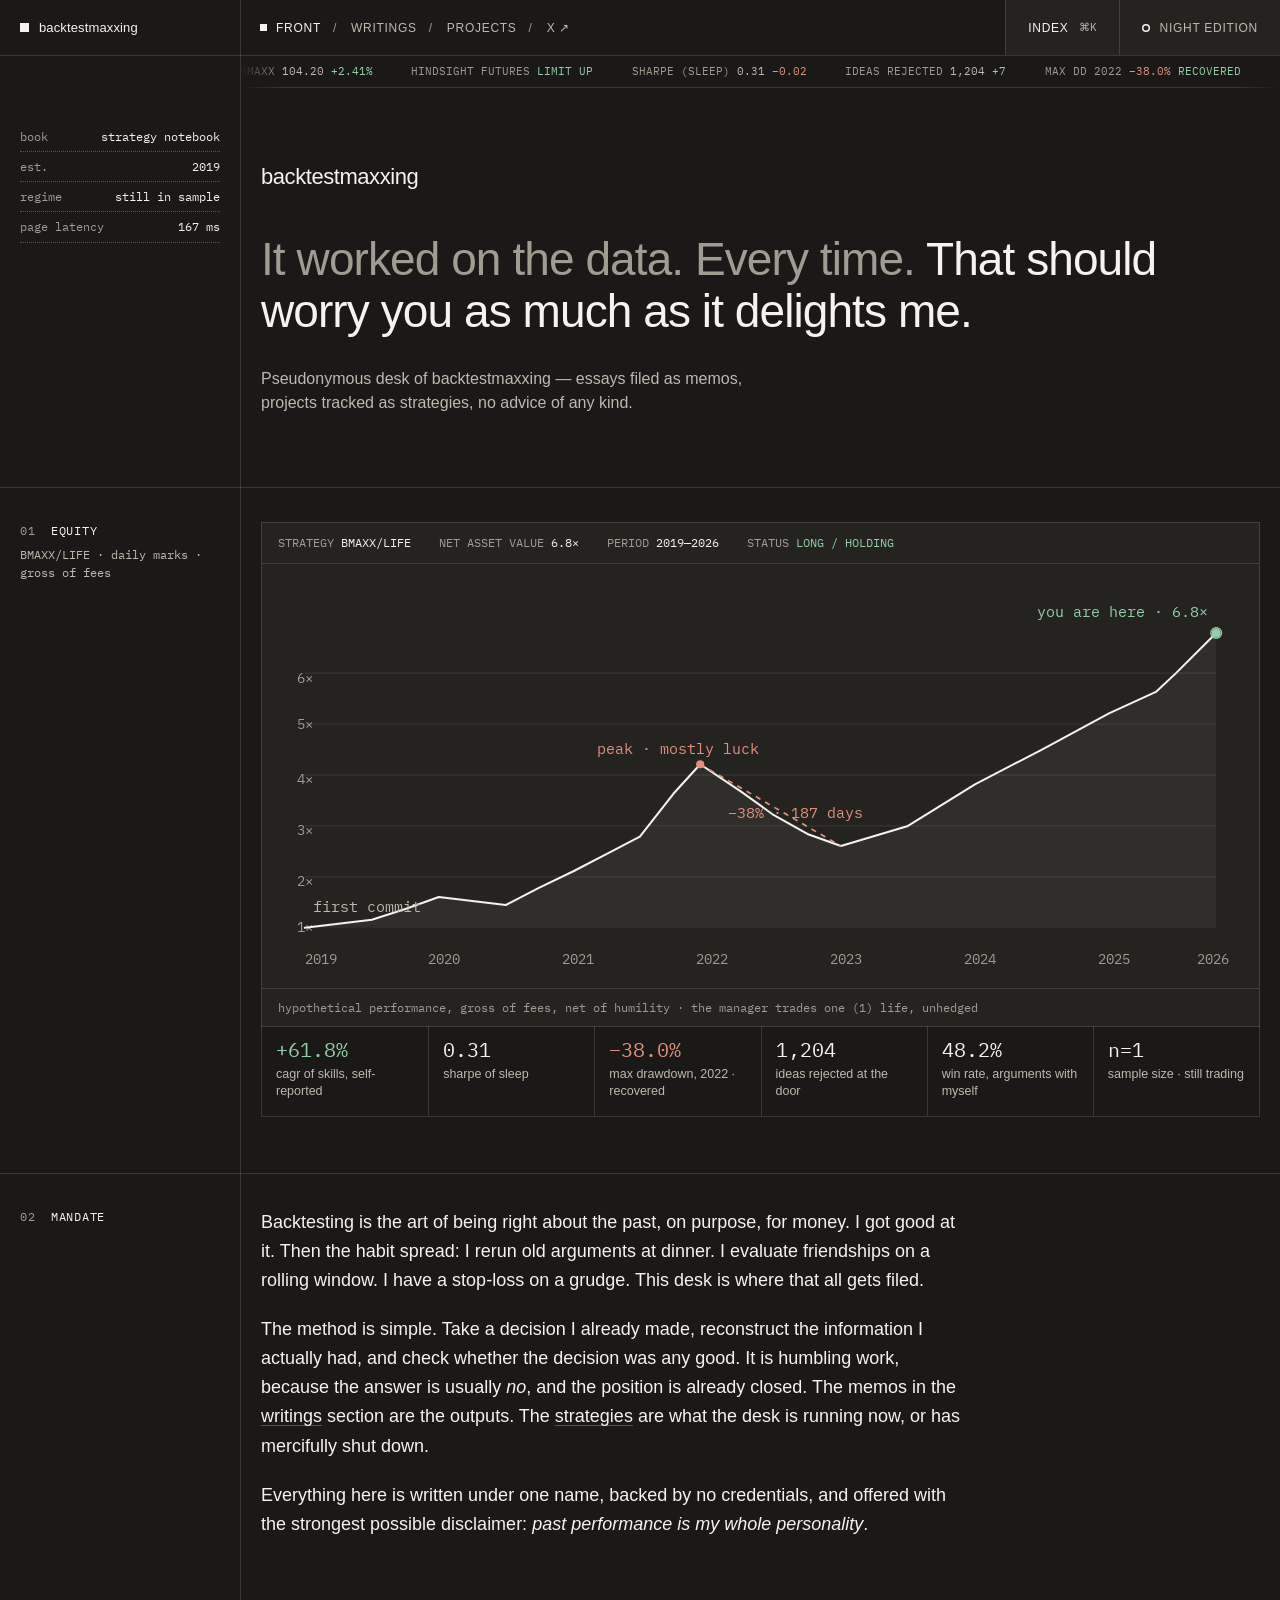
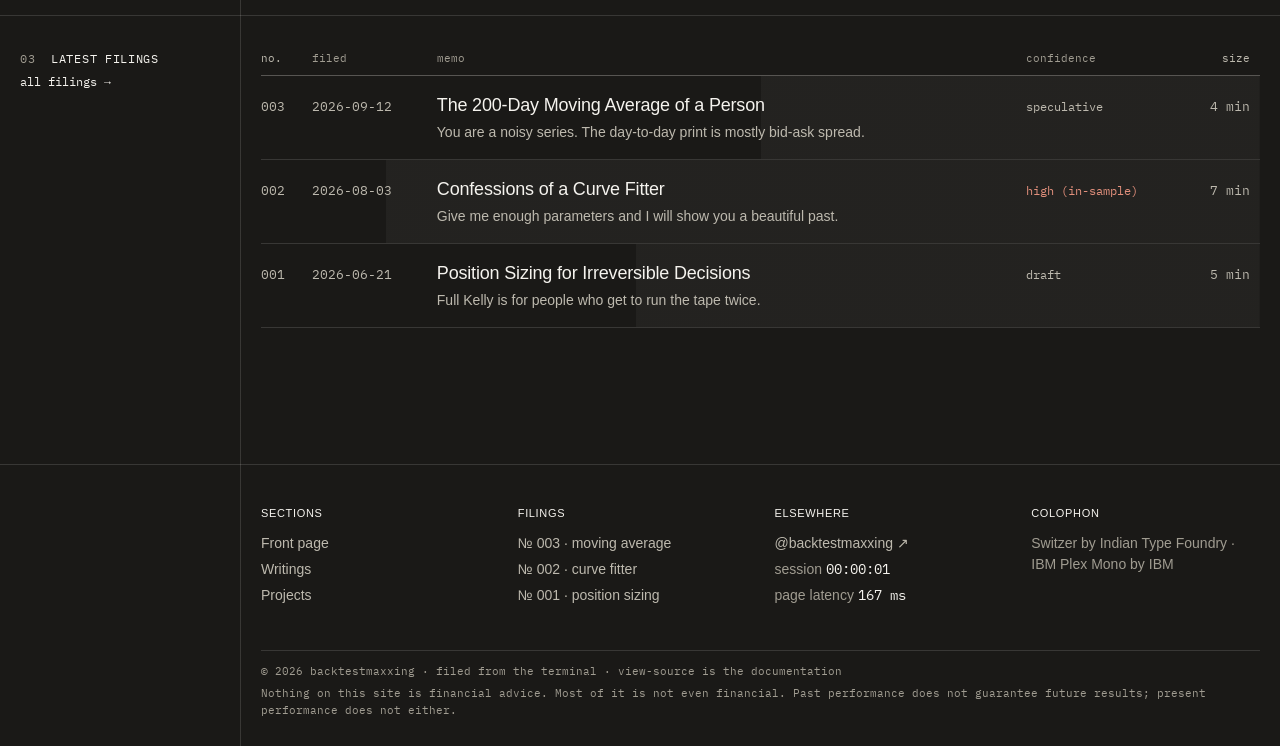
<file: index.html>
<!DOCTYPE html>
<html lang="en" data-theme="night">
<head>
<meta charset="utf-8">
<meta name="viewport" content="width=device-width, initial-scale=1, viewport-fit=cover">
<title>backtestmaxxing — it worked on the data</title>
<meta name="description" content="A pseudonymous research desk. Essays filed as memos, projects tracked as strategies, everything tested on historical data first.">
<meta name="theme-color" content="#1a1917">
<meta property="og:title" content="backtestmaxxing">
<meta property="og:description" content="It worked on the data. Essays filed as memos, projects tracked as strategies.">
<meta property="og:type" content="website">
<meta property="og:url" content="https://backtestmaxxing.github.io/">
<link rel="canonical" href="https://backtestmaxxing.github.io/">
<link rel="icon" href="data:image/svg+xml,%3Csvg xmlns='http://www.w3.org/2000/svg' viewBox='0 0 32 32'%3E%3Crect width='32' height='32' fill='%2334322d'/%3E%3Cpath d='M6 24 L12 18 L16 21 L26 9' fill='none' stroke='%23f2f0ea' stroke-width='2.5'/%3E%3Crect x='23' y='6' width='6' height='6' fill='%23f2f0ea'/%3E%3C/svg%3E">
<script>
(function () {
  var t = "night";
  try { if (localStorage.getItem("bm-theme") === "paper") t = "paper"; } catch (e) {}
  document.documentElement.dataset.theme = t;
})();
</script>
<link rel="preload" href="/fonts/ibm-plex-mono-400.woff2" as="font" type="font/woff2" crossorigin>
<link rel="preconnect" href="https://api.fontshare.com" crossorigin>
<link rel="stylesheet" href="https://api.fontshare.com/v2/css?f[]=switzer@300,400,500,600,401&amp;display=swap">
<link rel="stylesheet" href="/style.css">
</head>
<body>
<a class="skip" href="#main">skip to content</a>


<header class="top">
  <a class="mark" href="/"><span class="sq" aria-hidden="true"></span>backtestmaxxing</a>
  <nav class="nav" aria-label="site">
    <a href="/">Front</a>
    <a href="/writings/">Writings</a>
    <a href="/projects/">Projects</a>
    <a class="ext" href="https://x.com/backtestmaxxing" target="_blank" rel="noopener noreferrer">X&nbsp;↗</a>
  </nav>
  <div class="cells">
    <button class="cell" id="cmdkOpen" type="button" aria-haspopup="dialog" aria-label="open the index (⌘K)">Index <kbd>⌘K</kbd></button>
    <button class="cell toggle" id="themeToggle" type="button" aria-pressed="true" aria-label="switch edition" title="switch edition"><span class="dot" aria-hidden="true"></span><span class="lbl">night edition</span></button>
  </div>
</header>

<div class="tape" aria-hidden="true">
  <div class="tape-track">
    <span class="set">
      <span>BMAXX <b>104.20</b> <b class="up">+2.41%</b></span>
      <span>HINDSIGHT FUTURES <b class="up">LIMIT UP</b></span>
      <span>SHARPE (SLEEP) <b>0.31</b> <b class="down">−0.02</b></span>
      <span>IDEAS REJECTED <b>1,204</b> <b class="up">+7</b></span>
      <span>MAX DD 2022 <b class="down">−38.0%</b> <b class="up">RECOVERED</b></span>
      <span>COFFEE/BTC <b>0.000021</b> FLAT</span>
      <span>OVERFIT RISK <b class="down">ELEVATED</b></span>
      <span>SAMPLE SIZE <b>n=1</b></span>
      <span>α, ADJUSTED <b class="up">0.00***</b></span>
      <span>CURVES FIT <b>601</b> · UNFIT <b>3</b></span>
      <span>NEXT ENTRY <b>UNKNOWN</b></span>
    </span><span class="set">
      <span>BMAXX <b>104.20</b> <b class="up">+2.41%</b></span>
      <span>HINDSIGHT FUTURES <b class="up">LIMIT UP</b></span>
      <span>SHARPE (SLEEP) <b>0.31</b> <b class="down">−0.02</b></span>
      <span>IDEAS REJECTED <b>1,204</b> <b class="up">+7</b></span>
      <span>MAX DD 2022 <b class="down">−38.0%</b> <b class="up">RECOVERED</b></span>
      <span>COFFEE/BTC <b>0.000021</b> FLAT</span>
      <span>OVERFIT RISK <b class="down">ELEVATED</b></span>
      <span>SAMPLE SIZE <b>n=1</b></span>
      <span>α, ADJUSTED <b class="up">0.00***</b></span>
      <span>CURVES FIT <b>601</b> · UNFIT <b>3</b></span>
      <span>NEXT ENTRY <b>UNKNOWN</b></span>
    </span>
  </div>
</div>

<main id="main">

  <section class="row hero">
    <aside class="rail">
      <dl class="kv">
        <div><dt>book</dt><dd>strategy notebook</dd></div>
        <div><dt>est.</dt><dd>2019</dd></div>
        <div><dt>regime</dt><dd>still in sample</dd></div>
        <div><dt>page latency</dt><dd class="lat">—</dd></div>
      </dl>
    </aside>
    <div class="body">
      <p class="name">backtestmaxxing</p>
      <h1 class="lede"><span>It worked on the data. Every time.</span> That should worry you as much as it delights me.</h1>
      <p class="sub">Pseudonymous desk of backtestmaxxing — essays filed as memos, projects tracked as strategies, no advice of any kind.</p>
    </div>
  </section>

  <section class="row">
    <aside class="rail">
      <p class="label"><span>01</span> equity</p>
      <p class="rail-note">BMAXX/LIFE · daily marks · gross of fees</p>
    </aside>
    <div class="body">
    <figure class="sheet" id="equity" role="img" aria-label="Equity curve of the backtestmaxxing strategy, 2019 to 2026. It rises from one to 6.8 times with a 38 percent drawdown through 2022.">
      <div class="sheet-head">
        <span>STRATEGY <b>BMAXX/LIFE</b></span>
        <span>NET ASSET VALUE <b>6.8×</b></span>
        <span>PERIOD <b>2019—2026</b></span>
        <span>STATUS <b class="up">LONG / HOLDING</b></span>
      </div>
      <div class="sheet-fig">
        <svg viewBox="0 0 720 300" xmlns="http://www.w3.org/2000/svg" aria-hidden="true">
          <!-- gridlines, v = 1..6 -->
          <line class="gridline" x1="20" y1="68"  x2="700" y2="68"/>
          <line class="gridline" x1="20" y1="106" x2="700" y2="106"/>
          <line class="gridline" x1="20" y1="144" x2="700" y2="144"/>
          <line class="gridline" x1="20" y1="182" x2="700" y2="182"/>
          <line class="gridline" x1="20" y1="220" x2="700" y2="220"/>
          <text class="axis" x="14" y="261">1×</text>
          <text class="axis" x="14" y="110">5×</text>
          <text class="axis" x="14" y="151">4×</text>
          <text class="axis" x="14" y="189">3×</text>
          <text class="axis" x="14" y="227">2×</text>
          <text class="axis" x="14" y="75">6×</text>
          <text class="axis" x="20"  y="285">2019</text>
          <text class="axis" x="112" y="285">2020</text>
          <text class="axis" x="212" y="285">2021</text>
          <text class="axis" x="312" y="285">2022</text>
          <text class="axis" x="412" y="285">2023</text>
          <text class="axis" x="512" y="285">2024</text>
          <text class="axis" x="612" y="285">2025</text>
          <text class="axis" x="686" y="285">2026</text>
          <!-- equity -->
          <path class="area" d="M20 258 L70 252 L95 244 L120 235 L170 241 L195 228 L220 216 L245 203 L270 190 L295 158 L315 136 L345 156 L370 174 L395 188 L420 197 L470 182 L520 151 L570 125 L620 98 L655 82 L670 68 L700 38 L700 258 L20 258 Z"/>
          <path class="curve-path" d="M20 258 L70 252 L95 244 L120 235 L170 241 L195 228 L220 216 L245 203 L270 190 L295 158 L315 136 L345 156 L370 174 L395 188 L420 197 L470 182 L520 151 L570 125 L620 98 L655 82 L670 68 L700 38"/>
          <!-- 2022 drawdown -->
          <line x1="315" y1="136" x2="420" y2="197" stroke="var(--loss)" stroke-width="1.25" stroke-dasharray="4 4"/>
          <text class="anno anno-min down" x="336" y="176">−38% · 187 days</text>
          <!-- annotations -->
          <circle cx="315" cy="136" r="3" fill="var(--loss)"/>
          <text class="anno anno-min down" x="238" y="128">peak · mostly luck</text>
          <text class="anno anno-min" x="26" y="246">first commit</text>
          <circle class="pulse" cx="700" cy="38" r="4" fill="none" stroke="var(--gain)"/>
          <circle cx="700" cy="38" r="3.4" fill="var(--gain)"/>
          <text class="anno up" x="694" y="26" text-anchor="end">you are here · 6.8×</text>
        </svg>
      </div>
      <figcaption class="sheet-foot">
        hypothetical performance, gross of fees, net of humility · the manager trades one (1) life, unhedged
      </figcaption>
    </figure>

    <div class="stats">
      <div class="stat"><span class="v up">+61.8%</span><span class="k">cagr of skills, self-reported</span></div>
      <div class="stat"><span class="v">0.31</span><span class="k">sharpe of sleep</span></div>
      <div class="stat"><span class="v down">−38.0%</span><span class="k">max drawdown, 2022 · recovered</span></div>
      <div class="stat"><span class="v">1,204</span><span class="k">ideas rejected at the door</span></div>
      <div class="stat"><span class="v">48.2%</span><span class="k">win rate, arguments with myself</span></div>
      <div class="stat"><span class="v">n=1</span><span class="k">sample size · still trading</span></div>
    </div>
    </div>
  </section>

  <section class="row">
    <aside class="rail">
      <p class="label"><span>02</span> mandate</p>
    </aside>
    <div class="body">
    <div class="prose">
      <p class="drop">Backtesting is the art of being right about the past, on purpose, for money. I got good at it. Then the habit spread: I rerun old arguments at dinner. I evaluate friendships on a rolling window. I have a stop-loss on a grudge. This desk is where that all gets filed.</p>
      <p>The method is simple. Take a decision I already made, reconstruct the information I actually had, and check whether the decision was any good. It is humbling work, because the answer is usually <em>no</em>, and the position is already closed. The memos in the <a href="/writings/">writings</a> section are the outputs. The <a href="/projects/">strategies</a> are what the desk is running now, or has mercifully shut down.</p>
      <p>Everything here is written under one name, backed by no credentials, and offered with the strongest possible disclaimer: <em>past performance is my whole personality</em>.</p>
    </div>
    </div>
  </section>

  <section class="row">
    <aside class="rail">
      <p class="label"><span>03</span> latest filings</p>
      <p class="rail-note"><a href="/writings/">all filings →</a></p>
    </aside>
    <div class="body">
    <table class="book">
      <caption class="sr">Filings, newest first</caption>
      <thead>
        <tr><th class="num">no.</th><th class="t-date">filed</th><th>memo</th><th class="t-conf">confidence</th><th class="num t-size">size</th></tr>
      </thead>
      <tbody>
      <tr style="--size:0.500">
        <td class="num">003</td>
        <td class="num t-date">2026-09-12</td>
        <td class="t-memo"><a href="/writings/moving-average/">The 200-Day Moving Average of a Person</a><span class="t-sub">You are a noisy series. The day-to-day print is mostly bid-ask spread.</span></td>
        <td class="t-conf"><span>speculative</span></td>
        <td class="num t-size">4&nbsp;min</td>
      </tr>
      <tr style="--size:0.875">
        <td class="num">002</td>
        <td class="num t-date">2026-08-03</td>
        <td class="t-memo"><a href="/writings/curve-fitter/">Confessions of a Curve Fitter</a><span class="t-sub">Give me enough parameters and I will show you a beautiful past.</span></td>
        <td class="t-conf"><span class="down">high (in-sample)</span></td>
        <td class="num t-size">7&nbsp;min</td>
      </tr>
      <tr style="--size:0.625">
        <td class="num">001</td>
        <td class="num t-date">2026-06-21</td>
        <td class="t-memo"><a href="/writings/position-sizing/">Position Sizing for Irreversible Decisions</a><span class="t-sub">Full Kelly is for people who get to run the tape twice.</span></td>
        <td class="t-conf"><span>draft</span></td>
        <td class="num t-size">5&nbsp;min</td>
      </tr>
      </tbody>
    </table>
    </div>
  </section>

</main>

<footer class="site-foot">
  <div class="wrap">
    <div class="foot-cols">
      <div>
        <p class="foot-h">sections</p>
        <a href="/">Front page</a>
        <a href="/writings/">Writings</a>
        <a href="/projects/">Projects</a>
      </div>
      <div>
        <p class="foot-h">filings</p>
        <a href="/writings/moving-average/">№ 003 · moving average</a>
        <a href="/writings/curve-fitter/">№ 002 · curve fitter</a>
        <a href="/writings/position-sizing/">№ 001 · position sizing</a>
      </div>
      <div>
        <p class="foot-h">elsewhere</p>
        <a href="https://x.com/backtestmaxxing" target="_blank" rel="noopener noreferrer">@backtestmaxxing ↗</a>
        <span>session <b id="clock">00:00:00</b></span>
        <span>page latency <b class="lat">—</b></span>
      </div>
      <div>
        <p class="foot-h">colophon</p>
        <span>Switzer by Indian Type Foundry · IBM Plex Mono by IBM</span>
      </div>
    </div>
    <div class="foot-grid">
      <span>© 2026 backtestmaxxing · filed from the terminal · view-source is the documentation</span>
    </div>
    <p class="foot-note">Nothing on this site is financial advice. Most of it is not even financial. Past performance does not guarantee future results; present performance does not either.</p>
  </div>
</footer>

<dialog class="cmdk" id="cmdk" aria-label="site index">
  <form method="dialog" class="cmdk-box">
    <input id="cmdkQ" type="text" placeholder="search the desk…" autocomplete="off" aria-label="search the desk">
    <ul id="cmdkList">
      <li><a href="/">Front page <span>the desk</span></a></li>
      <li><a href="/writings/">Writings <span>the trade log</span></a></li>
      <li><a href="/projects/">Projects <span>the book</span></a></li>
      <li><a href="/writings/moving-average/">The 200-Day Moving Average of a Person <span>№ 003</span></a></li>
      <li><a href="/writings/curve-fitter/">Confessions of a Curve Fitter <span>№ 002</span></a></li>
      <li><a href="/writings/position-sizing/">Position Sizing for Irreversible Decisions <span>№ 001</span></a></li>
      <li><a href="https://x.com/backtestmaxxing" target="_blank" rel="noopener noreferrer">@backtestmaxxing on X <span>↗</span></a></li>
      <li><button type="button" data-act="theme">Switch edition <span>day / night</span></button></li>
    </ul>
    <p class="cmdk-foot"><kbd>↑</kbd><kbd>↓</kbd> move · <kbd>↵</kbd> open · <kbd>esc</kbd> close</p>
  </form>
</dialog>

<script src="/main.js"></script>
</body>
</html>
</file>
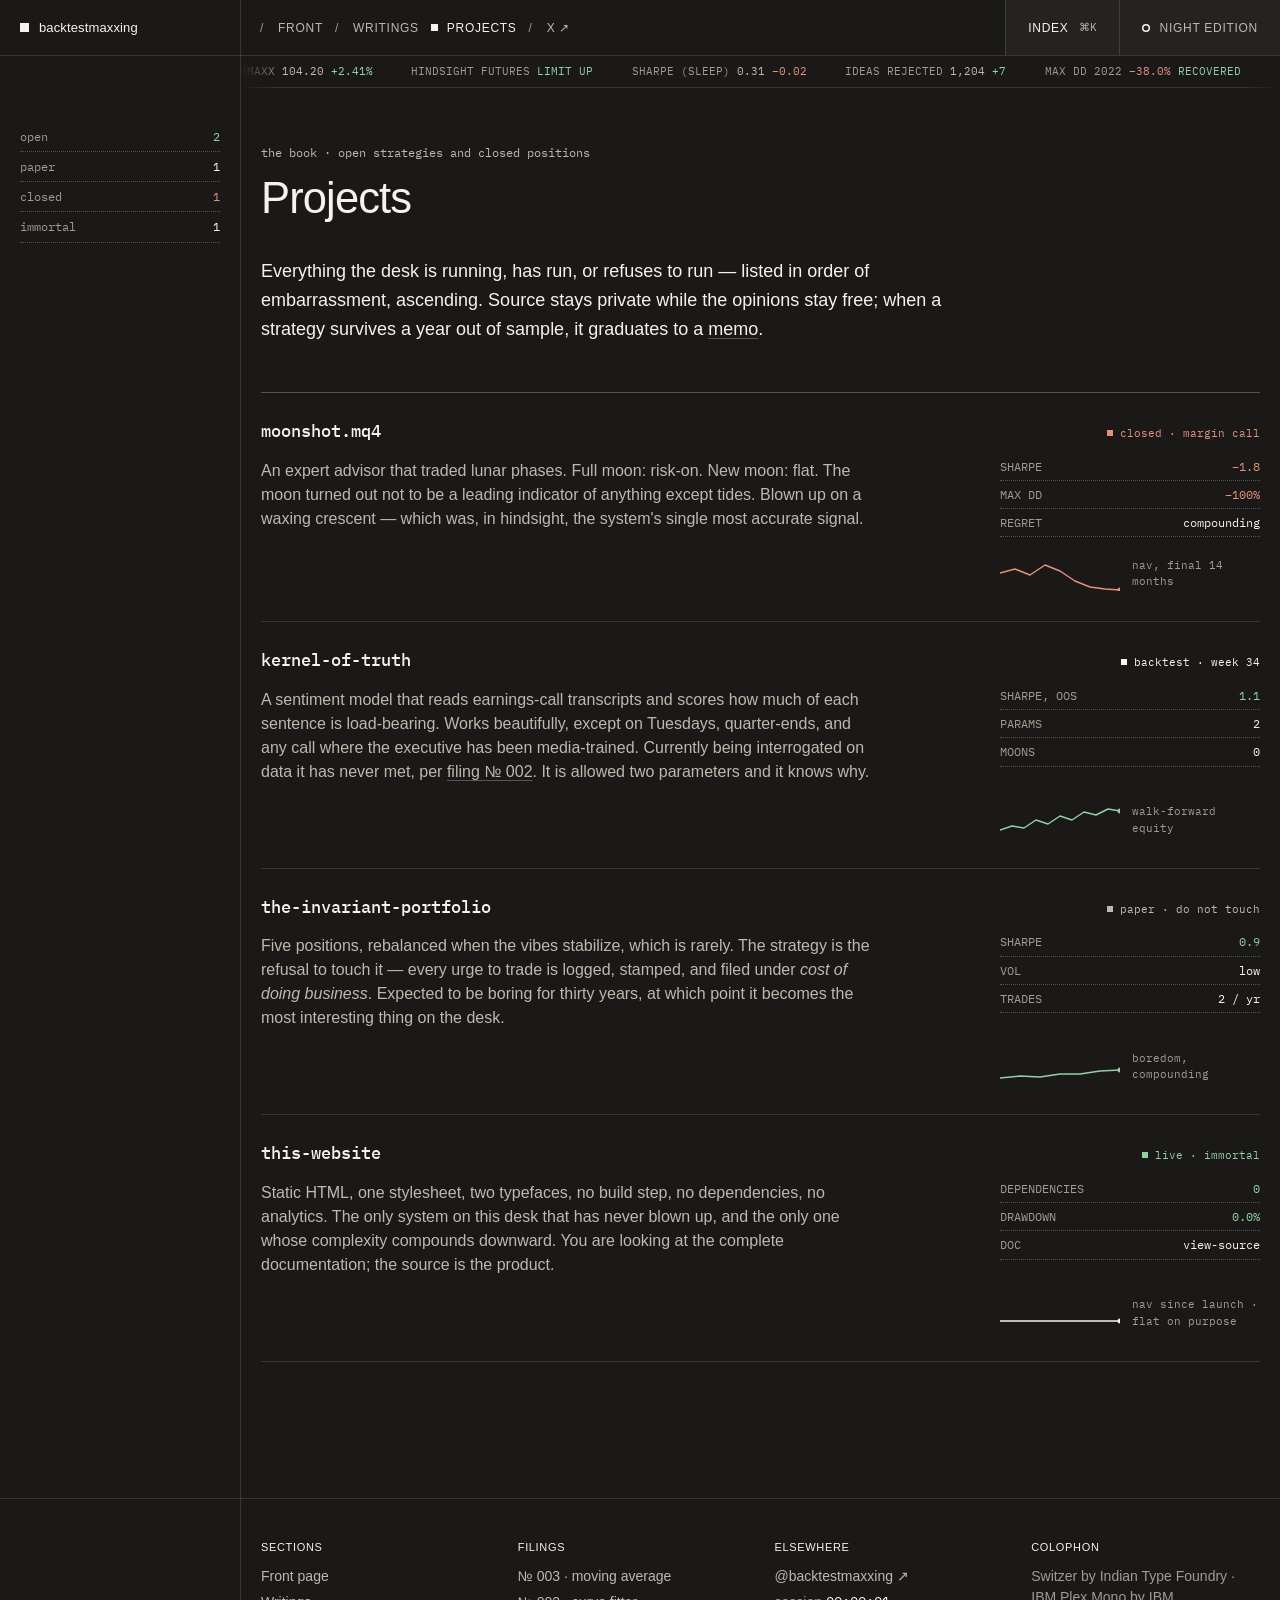
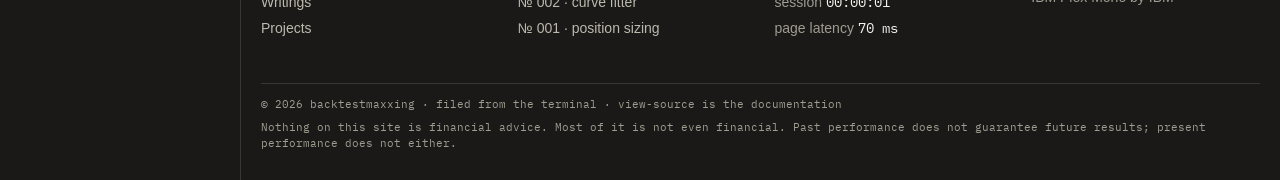
<file: projects/index.html>
<!DOCTYPE html>
<html lang="en" data-theme="night">
<head>
<meta charset="utf-8">
<meta name="viewport" content="width=device-width, initial-scale=1, viewport-fit=cover">
<title>projects — backtestmaxxing</title>
<meta name="description" content="The book: open strategies and closed positions from the backtestmaxxing desk, listed in order of embarrassment, ascending.">
<meta name="theme-color" content="#1a1917">
<meta property="og:title" content="projects — backtestmaxxing">
<meta property="og:description" content="Open strategies and closed positions, in order of embarrassment, ascending.">
<meta property="og:type" content="website">
<meta property="og:url" content="https://backtestmaxxing.github.io/projects/">
<link rel="canonical" href="https://backtestmaxxing.github.io/projects/">
<link rel="icon" href="data:image/svg+xml,%3Csvg xmlns='http://www.w3.org/2000/svg' viewBox='0 0 32 32'%3E%3Crect width='32' height='32' fill='%2334322d'/%3E%3Cpath d='M6 24 L12 18 L16 21 L26 9' fill='none' stroke='%23f2f0ea' stroke-width='2.5'/%3E%3Crect x='23' y='6' width='6' height='6' fill='%23f2f0ea'/%3E%3C/svg%3E">
<script>
(function () {
  var t = "night";
  try { if (localStorage.getItem("bm-theme") === "paper") t = "paper"; } catch (e) {}
  document.documentElement.dataset.theme = t;
})();
</script>
<link rel="preload" href="/fonts/ibm-plex-mono-400.woff2" as="font" type="font/woff2" crossorigin>
<link rel="preconnect" href="https://api.fontshare.com" crossorigin>
<link rel="stylesheet" href="https://api.fontshare.com/v2/css?f[]=switzer@300,400,500,600,401&amp;display=swap">
<link rel="stylesheet" href="/style.css">
</head>
<body>
<a class="skip" href="#main">skip to content</a>


<header class="top">
  <a class="mark" href="/"><span class="sq" aria-hidden="true"></span>backtestmaxxing</a>
  <nav class="nav" aria-label="site">
    <a href="/">Front</a>
    <a href="/writings/">Writings</a>
    <a href="/projects/">Projects</a>
    <a class="ext" href="https://x.com/backtestmaxxing" target="_blank" rel="noopener noreferrer">X&nbsp;↗</a>
  </nav>
  <div class="cells">
    <button class="cell" id="cmdkOpen" type="button" aria-haspopup="dialog" aria-label="open the index (⌘K)">Index <kbd>⌘K</kbd></button>
    <button class="cell toggle" id="themeToggle" type="button" aria-pressed="true" aria-label="switch edition" title="switch edition"><span class="dot" aria-hidden="true"></span><span class="lbl">night edition</span></button>
  </div>
</header>

<div class="tape" aria-hidden="true">
  <div class="tape-track">
    <span class="set">
      <span>BMAXX <b>104.20</b> <b class="up">+2.41%</b></span>
      <span>HINDSIGHT FUTURES <b class="up">LIMIT UP</b></span>
      <span>SHARPE (SLEEP) <b>0.31</b> <b class="down">−0.02</b></span>
      <span>IDEAS REJECTED <b>1,204</b> <b class="up">+7</b></span>
      <span>MAX DD 2022 <b class="down">−38.0%</b> <b class="up">RECOVERED</b></span>
      <span>COFFEE/BTC <b>0.000021</b> FLAT</span>
      <span>OVERFIT RISK <b class="down">ELEVATED</b></span>
      <span>SAMPLE SIZE <b>n=1</b></span>
      <span>α, ADJUSTED <b class="up">0.00***</b></span>
      <span>CURVES FIT <b>601</b> · UNFIT <b>3</b></span>
      <span>NEXT ENTRY <b>UNKNOWN</b></span>
    </span><span class="set">
      <span>BMAXX <b>104.20</b> <b class="up">+2.41%</b></span>
      <span>HINDSIGHT FUTURES <b class="up">LIMIT UP</b></span>
      <span>SHARPE (SLEEP) <b>0.31</b> <b class="down">−0.02</b></span>
      <span>IDEAS REJECTED <b>1,204</b> <b class="up">+7</b></span>
      <span>MAX DD 2022 <b class="down">−38.0%</b> <b class="up">RECOVERED</b></span>
      <span>COFFEE/BTC <b>0.000021</b> FLAT</span>
      <span>OVERFIT RISK <b class="down">ELEVATED</b></span>
      <span>SAMPLE SIZE <b>n=1</b></span>
      <span>α, ADJUSTED <b class="up">0.00***</b></span>
      <span>CURVES FIT <b>601</b> · UNFIT <b>3</b></span>
      <span>NEXT ENTRY <b>UNKNOWN</b></span>
    </span>
  </div>
</div>

<main id="main">
  <section class="row memo">
    <aside class="rail">
    <div class="memo-meta">
        <span>OPEN <b class="up">2</b></span>
        <span>PAPER <b>1</b></span>
        <span>CLOSED <b class="down">1</b></span>
        <span>IMMORTAL <b>1</b></span>
      </div>
    </aside>
    <div class="body">
    <p class="kicker">the book · open strategies and closed positions</p>
    <h1>Projects</h1>
    <div class="prose article">
      <p>Everything the desk is running, has run, or refuses to run — listed in order of embarrassment, ascending. Source stays private while the opinions stay free; when a strategy survives a year out of sample, it graduates to a <a href="/writings/">memo</a>.</p>
    </div>

    <div class="cards">
      <article class="card">
        <div class="card-head">
          <h2>moonshot.mq4</h2>
          <span class="chip dead">closed · margin call</span>
        </div>
        <div class="card-body">
          <p>An expert advisor that traded lunar phases. Full moon: risk-on. New moon: flat. The moon turned out not to be a leading indicator of anything except tides. Blown up on a waxing crescent — which was, in hindsight, the system's single most accurate signal.</p>
          <div class="metrics">
            <span>SHARPE <b class="down">−1.8</b></span>
            <span>MAX DD <b class="down">−100%</b></span>
            <span>REGRET <b>compounding</b></span>
          </div>
          <figure class="spark">
            <svg viewBox="0 0 120 36" xmlns="http://www.w3.org/2000/svg" aria-hidden="true">
              <polyline points="0,18 15,14 30,20 45,10 60,16 75,26 90,32 105,34 120,35"
                fill="none" stroke="var(--loss)" stroke-width="2" stroke-linejoin="round" stroke-linecap="round"/>
              <circle cx="120" cy="35" r="2.5" fill="var(--loss)"/>
            </svg>
            <figcaption>nav, final 14 months</figcaption>
          </figure>
        </div>
      </article>

      <article class="card">
        <div class="card-head">
          <h2>kernel-of-truth</h2>
          <span class="chip warm">backtest · week 34</span>
        </div>
        <div class="card-body">
          <p>A sentiment model that reads earnings-call transcripts and scores how much of each sentence is load-bearing. Works beautifully, except on Tuesdays, quarter-ends, and any call where the executive has been media-trained. Currently being interrogated on data it has never met, per <a href="/writings/curve-fitter/">filing № 002</a>. It is allowed two parameters and it knows why.</p>
          <div class="metrics">
            <span>SHARPE, OOS <b class="up">1.1</b></span>
            <span>PARAMS <b>2</b></span>
            <span>MOONS <b>0</b></span>
          </div>
          <figure class="spark">
            <svg viewBox="0 0 120 36" xmlns="http://www.w3.org/2000/svg" aria-hidden="true">
              <polyline points="0,28 12,24 24,26 36,18 48,22 60,14 72,18 84,10 96,13 108,7 120,9"
                fill="none" stroke="var(--gain)" stroke-width="2" stroke-linejoin="round" stroke-linecap="round"/>
              <circle cx="120" cy="9" r="2.5" fill="var(--gain)"/>
            </svg>
            <figcaption>walk-forward equity</figcaption>
          </figure>
        </div>
      </article>

      <article class="card">
        <div class="card-head">
          <h2>the-invariant-portfolio</h2>
          <span class="chip">paper · do not touch</span>
        </div>
        <div class="card-body">
          <p>Five positions, rebalanced when the vibes stabilize, which is rarely. The strategy is the refusal to touch it — every urge to trade is logged, stamped, and filed under <em>cost of doing business</em>. Expected to be boring for thirty years, at which point it becomes the most interesting thing on the desk.</p>
          <div class="metrics">
            <span>SHARPE <b class="up">0.9</b></span>
            <span>VOL <b>low</b></span>
            <span>TRADES <b>2 / yr</b></span>
          </div>
          <figure class="spark">
            <svg viewBox="0 0 120 36" xmlns="http://www.w3.org/2000/svg" aria-hidden="true">
              <polyline points="0,30 20,28 40,29 60,26 80,26 100,23 120,22"
                fill="none" stroke="var(--gain)" stroke-width="2" stroke-linejoin="round" stroke-linecap="round"/>
              <circle cx="120" cy="22" r="2.5" fill="var(--gain)"/>
            </svg>
            <figcaption>boredom, compounding</figcaption>
          </figure>
        </div>
      </article>

      <article class="card">
        <div class="card-head">
          <h2>this-website</h2>
          <span class="chip live">live · immortal</span>
        </div>
        <div class="card-body">
          <p>Static HTML, one stylesheet, two typefaces, no build step, no dependencies, no analytics. The only system on this desk that has never blown up, and the only one whose complexity compounds downward. You are looking at the complete documentation; the source is the product.</p>
          <div class="metrics">
            <span>DEPENDENCIES <b class="up">0</b></span>
            <span>DRAWDOWN <b class="up">0.0%</b></span>
            <span>DOC <b>view-source</b></span>
          </div>
          <figure class="spark">
            <svg viewBox="0 0 120 36" xmlns="http://www.w3.org/2000/svg" aria-hidden="true">
              <polyline points="0,26 120,26"
                fill="none" stroke="var(--accent)" stroke-width="2" stroke-linecap="round"/>
              <circle cx="120" cy="26" r="2.5" fill="var(--accent)"/>
            </svg>
            <figcaption>nav since launch · flat on purpose</figcaption>
          </figure>
        </div>
      </article>
    </div>
    </div>
  </section>
</main>

<footer class="site-foot">
  <div class="wrap">
    <div class="foot-cols">
      <div>
        <p class="foot-h">sections</p>
        <a href="/">Front page</a>
        <a href="/writings/">Writings</a>
        <a href="/projects/">Projects</a>
      </div>
      <div>
        <p class="foot-h">filings</p>
        <a href="/writings/moving-average/">№ 003 · moving average</a>
        <a href="/writings/curve-fitter/">№ 002 · curve fitter</a>
        <a href="/writings/position-sizing/">№ 001 · position sizing</a>
      </div>
      <div>
        <p class="foot-h">elsewhere</p>
        <a href="https://x.com/backtestmaxxing" target="_blank" rel="noopener noreferrer">@backtestmaxxing ↗</a>
        <span>session <b id="clock">00:00:00</b></span>
        <span>page latency <b class="lat">—</b></span>
      </div>
      <div>
        <p class="foot-h">colophon</p>
        <span>Switzer by Indian Type Foundry · IBM Plex Mono by IBM</span>
      </div>
    </div>
    <div class="foot-grid">
      <span>© 2026 backtestmaxxing · filed from the terminal · view-source is the documentation</span>
    </div>
    <p class="foot-note">Nothing on this site is financial advice. Most of it is not even financial. Past performance does not guarantee future results; present performance does not either.</p>
  </div>
</footer>

<dialog class="cmdk" id="cmdk" aria-label="site index">
  <form method="dialog" class="cmdk-box">
    <input id="cmdkQ" type="text" placeholder="search the desk…" autocomplete="off" aria-label="search the desk">
    <ul id="cmdkList">
      <li><a href="/">Front page <span>the desk</span></a></li>
      <li><a href="/writings/">Writings <span>the trade log</span></a></li>
      <li><a href="/projects/">Projects <span>the book</span></a></li>
      <li><a href="/writings/moving-average/">The 200-Day Moving Average of a Person <span>№ 003</span></a></li>
      <li><a href="/writings/curve-fitter/">Confessions of a Curve Fitter <span>№ 002</span></a></li>
      <li><a href="/writings/position-sizing/">Position Sizing for Irreversible Decisions <span>№ 001</span></a></li>
      <li><a href="https://x.com/backtestmaxxing" target="_blank" rel="noopener noreferrer">@backtestmaxxing on X <span>↗</span></a></li>
      <li><button type="button" data-act="theme">Switch edition <span>day / night</span></button></li>
    </ul>
    <p class="cmdk-foot"><kbd>↑</kbd><kbd>↓</kbd> move · <kbd>↵</kbd> open · <kbd>esc</kbd> close</p>
  </form>
</dialog>

<script src="/main.js"></script>
</body>
</html>
</file>
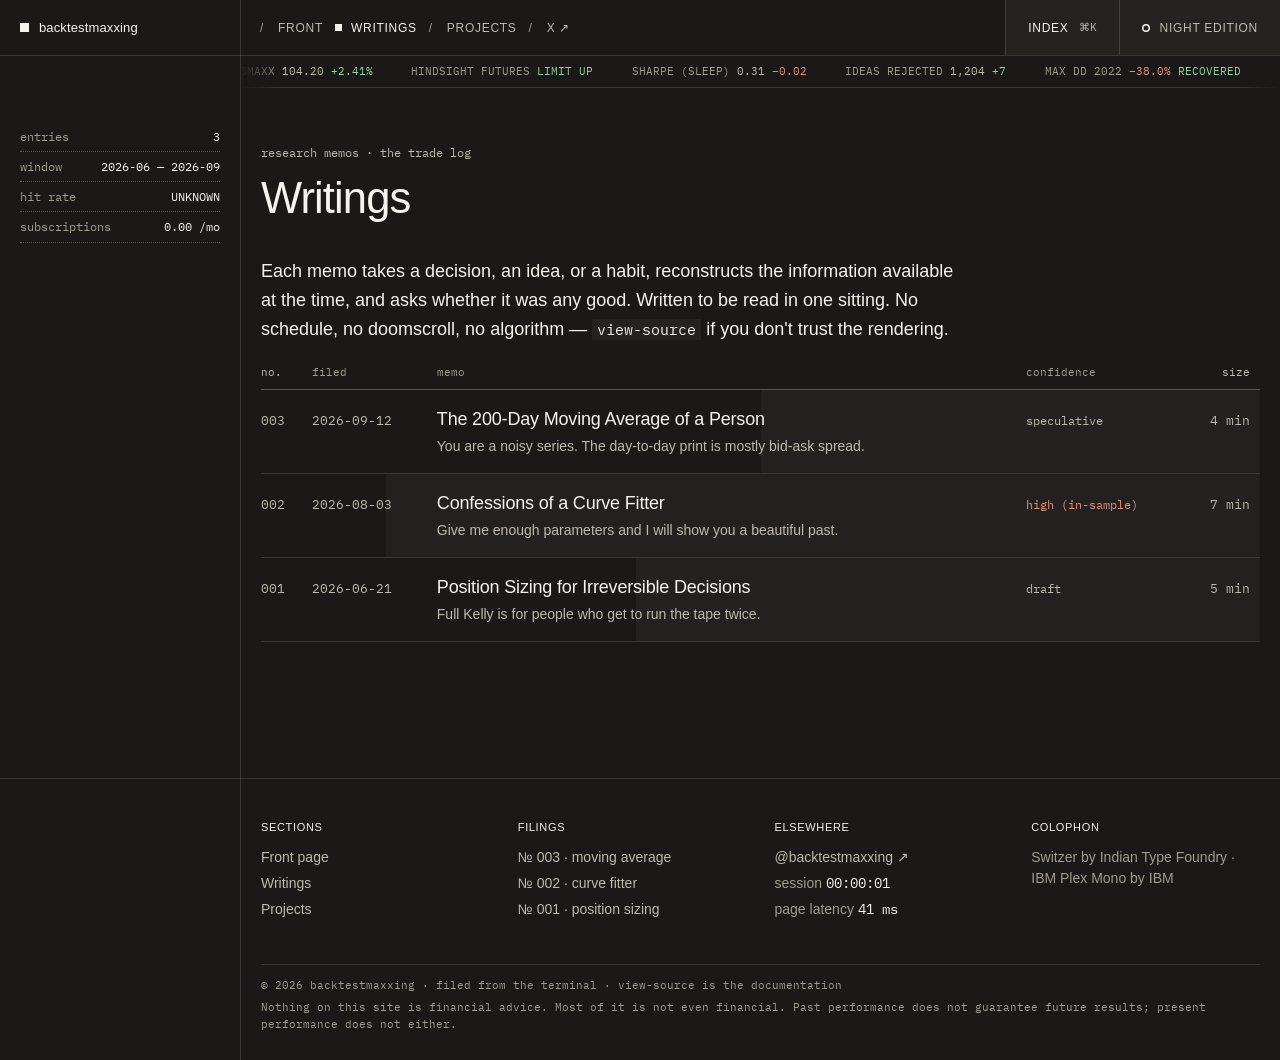
<file: writings/index.html>
<!DOCTYPE html>
<html lang="en" data-theme="night">
<head>
<meta charset="utf-8">
<meta name="viewport" content="width=device-width, initial-scale=1, viewport-fit=cover">
<title>writings — backtestmaxxing</title>
<meta name="description" content="Research memos filed by the backtestmaxxing desk. Each one tested on a past version of the author.">
<meta name="theme-color" content="#1a1917">
<meta property="og:title" content="writings — backtestmaxxing">
<meta property="og:description" content="Research memos. Each one tested on a past version of the author.">
<meta property="og:type" content="website">
<meta property="og:url" content="https://backtestmaxxing.github.io/writings/">
<link rel="canonical" href="https://backtestmaxxing.github.io/writings/">
<link rel="icon" href="data:image/svg+xml,%3Csvg xmlns='http://www.w3.org/2000/svg' viewBox='0 0 32 32'%3E%3Crect width='32' height='32' fill='%2334322d'/%3E%3Cpath d='M6 24 L12 18 L16 21 L26 9' fill='none' stroke='%23f2f0ea' stroke-width='2.5'/%3E%3Crect x='23' y='6' width='6' height='6' fill='%23f2f0ea'/%3E%3C/svg%3E">
<script>
(function () {
  var t = "night";
  try { if (localStorage.getItem("bm-theme") === "paper") t = "paper"; } catch (e) {}
  document.documentElement.dataset.theme = t;
})();
</script>
<link rel="preload" href="/fonts/ibm-plex-mono-400.woff2" as="font" type="font/woff2" crossorigin>
<link rel="preconnect" href="https://api.fontshare.com" crossorigin>
<link rel="stylesheet" href="https://api.fontshare.com/v2/css?f[]=switzer@300,400,500,600,401&amp;display=swap">
<link rel="stylesheet" href="/style.css">
</head>
<body>
<a class="skip" href="#main">skip to content</a>


<header class="top">
  <a class="mark" href="/"><span class="sq" aria-hidden="true"></span>backtestmaxxing</a>
  <nav class="nav" aria-label="site">
    <a href="/">Front</a>
    <a href="/writings/">Writings</a>
    <a href="/projects/">Projects</a>
    <a class="ext" href="https://x.com/backtestmaxxing" target="_blank" rel="noopener noreferrer">X&nbsp;↗</a>
  </nav>
  <div class="cells">
    <button class="cell" id="cmdkOpen" type="button" aria-haspopup="dialog" aria-label="open the index (⌘K)">Index <kbd>⌘K</kbd></button>
    <button class="cell toggle" id="themeToggle" type="button" aria-pressed="true" aria-label="switch edition" title="switch edition"><span class="dot" aria-hidden="true"></span><span class="lbl">night edition</span></button>
  </div>
</header>

<div class="tape" aria-hidden="true">
  <div class="tape-track">
    <span class="set">
      <span>BMAXX <b>104.20</b> <b class="up">+2.41%</b></span>
      <span>HINDSIGHT FUTURES <b class="up">LIMIT UP</b></span>
      <span>SHARPE (SLEEP) <b>0.31</b> <b class="down">−0.02</b></span>
      <span>IDEAS REJECTED <b>1,204</b> <b class="up">+7</b></span>
      <span>MAX DD 2022 <b class="down">−38.0%</b> <b class="up">RECOVERED</b></span>
      <span>COFFEE/BTC <b>0.000021</b> FLAT</span>
      <span>OVERFIT RISK <b class="down">ELEVATED</b></span>
      <span>SAMPLE SIZE <b>n=1</b></span>
      <span>α, ADJUSTED <b class="up">0.00***</b></span>
      <span>CURVES FIT <b>601</b> · UNFIT <b>3</b></span>
      <span>NEXT ENTRY <b>UNKNOWN</b></span>
    </span><span class="set">
      <span>BMAXX <b>104.20</b> <b class="up">+2.41%</b></span>
      <span>HINDSIGHT FUTURES <b class="up">LIMIT UP</b></span>
      <span>SHARPE (SLEEP) <b>0.31</b> <b class="down">−0.02</b></span>
      <span>IDEAS REJECTED <b>1,204</b> <b class="up">+7</b></span>
      <span>MAX DD 2022 <b class="down">−38.0%</b> <b class="up">RECOVERED</b></span>
      <span>COFFEE/BTC <b>0.000021</b> FLAT</span>
      <span>OVERFIT RISK <b class="down">ELEVATED</b></span>
      <span>SAMPLE SIZE <b>n=1</b></span>
      <span>α, ADJUSTED <b class="up">0.00***</b></span>
      <span>CURVES FIT <b>601</b> · UNFIT <b>3</b></span>
      <span>NEXT ENTRY <b>UNKNOWN</b></span>
    </span>
  </div>
</div>

<main id="main">
  <section class="row memo">
    <aside class="rail">
    <div class="memo-meta">
        <span>ENTRIES <b>3</b></span>
        <span>WINDOW <b>2026-06 — 2026-09</b></span>
        <span>HIT RATE <b>UNKNOWN</b></span>
        <span>SUBSCRIPTIONS <b>0.00 /mo</b></span>
      </div>
    </aside>
    <div class="body">
    <p class="kicker">research memos · the trade log</p>
    <h1>Writings</h1>
    <div class="prose article">
      <p>Each memo takes a decision, an idea, or a habit, reconstructs the information available at the time, and asks whether it was any good. Written to be read in one sitting. No schedule, no doomscroll, no algorithm — <code>view-source</code> if you don't trust the rendering.</p>
    </div>
    <table class="book">
      <caption class="sr">Filings, newest first</caption>
      <thead>
        <tr><th class="num">no.</th><th class="t-date">filed</th><th>memo</th><th class="t-conf">confidence</th><th class="num t-size">size</th></tr>
      </thead>
      <tbody>
      <tr style="--size:0.500">
        <td class="num">003</td>
        <td class="num t-date">2026-09-12</td>
        <td class="t-memo"><a href="/writings/moving-average/">The 200-Day Moving Average of a Person</a><span class="t-sub">You are a noisy series. The day-to-day print is mostly bid-ask spread.</span></td>
        <td class="t-conf"><span>speculative</span></td>
        <td class="num t-size">4&nbsp;min</td>
      </tr>
      <tr style="--size:0.875">
        <td class="num">002</td>
        <td class="num t-date">2026-08-03</td>
        <td class="t-memo"><a href="/writings/curve-fitter/">Confessions of a Curve Fitter</a><span class="t-sub">Give me enough parameters and I will show you a beautiful past.</span></td>
        <td class="t-conf"><span class="down">high (in-sample)</span></td>
        <td class="num t-size">7&nbsp;min</td>
      </tr>
      <tr style="--size:0.625">
        <td class="num">001</td>
        <td class="num t-date">2026-06-21</td>
        <td class="t-memo"><a href="/writings/position-sizing/">Position Sizing for Irreversible Decisions</a><span class="t-sub">Full Kelly is for people who get to run the tape twice.</span></td>
        <td class="t-conf"><span>draft</span></td>
        <td class="num t-size">5&nbsp;min</td>
      </tr>
      </tbody>
    </table>
    </div>
  </section>
</main>

<footer class="site-foot">
  <div class="wrap">
    <div class="foot-cols">
      <div>
        <p class="foot-h">sections</p>
        <a href="/">Front page</a>
        <a href="/writings/">Writings</a>
        <a href="/projects/">Projects</a>
      </div>
      <div>
        <p class="foot-h">filings</p>
        <a href="/writings/moving-average/">№ 003 · moving average</a>
        <a href="/writings/curve-fitter/">№ 002 · curve fitter</a>
        <a href="/writings/position-sizing/">№ 001 · position sizing</a>
      </div>
      <div>
        <p class="foot-h">elsewhere</p>
        <a href="https://x.com/backtestmaxxing" target="_blank" rel="noopener noreferrer">@backtestmaxxing ↗</a>
        <span>session <b id="clock">00:00:00</b></span>
        <span>page latency <b class="lat">—</b></span>
      </div>
      <div>
        <p class="foot-h">colophon</p>
        <span>Switzer by Indian Type Foundry · IBM Plex Mono by IBM</span>
      </div>
    </div>
    <div class="foot-grid">
      <span>© 2026 backtestmaxxing · filed from the terminal · view-source is the documentation</span>
    </div>
    <p class="foot-note">Nothing on this site is financial advice. Most of it is not even financial. Past performance does not guarantee future results; present performance does not either.</p>
  </div>
</footer>

<dialog class="cmdk" id="cmdk" aria-label="site index">
  <form method="dialog" class="cmdk-box">
    <input id="cmdkQ" type="text" placeholder="search the desk…" autocomplete="off" aria-label="search the desk">
    <ul id="cmdkList">
      <li><a href="/">Front page <span>the desk</span></a></li>
      <li><a href="/writings/">Writings <span>the trade log</span></a></li>
      <li><a href="/projects/">Projects <span>the book</span></a></li>
      <li><a href="/writings/moving-average/">The 200-Day Moving Average of a Person <span>№ 003</span></a></li>
      <li><a href="/writings/curve-fitter/">Confessions of a Curve Fitter <span>№ 002</span></a></li>
      <li><a href="/writings/position-sizing/">Position Sizing for Irreversible Decisions <span>№ 001</span></a></li>
      <li><a href="https://x.com/backtestmaxxing" target="_blank" rel="noopener noreferrer">@backtestmaxxing on X <span>↗</span></a></li>
      <li><button type="button" data-act="theme">Switch edition <span>day / night</span></button></li>
    </ul>
    <p class="cmdk-foot"><kbd>↑</kbd><kbd>↓</kbd> move · <kbd>↵</kbd> open · <kbd>esc</kbd> close</p>
  </form>
</dialog>

<script src="/main.js"></script>
</body>
</html>
</file>
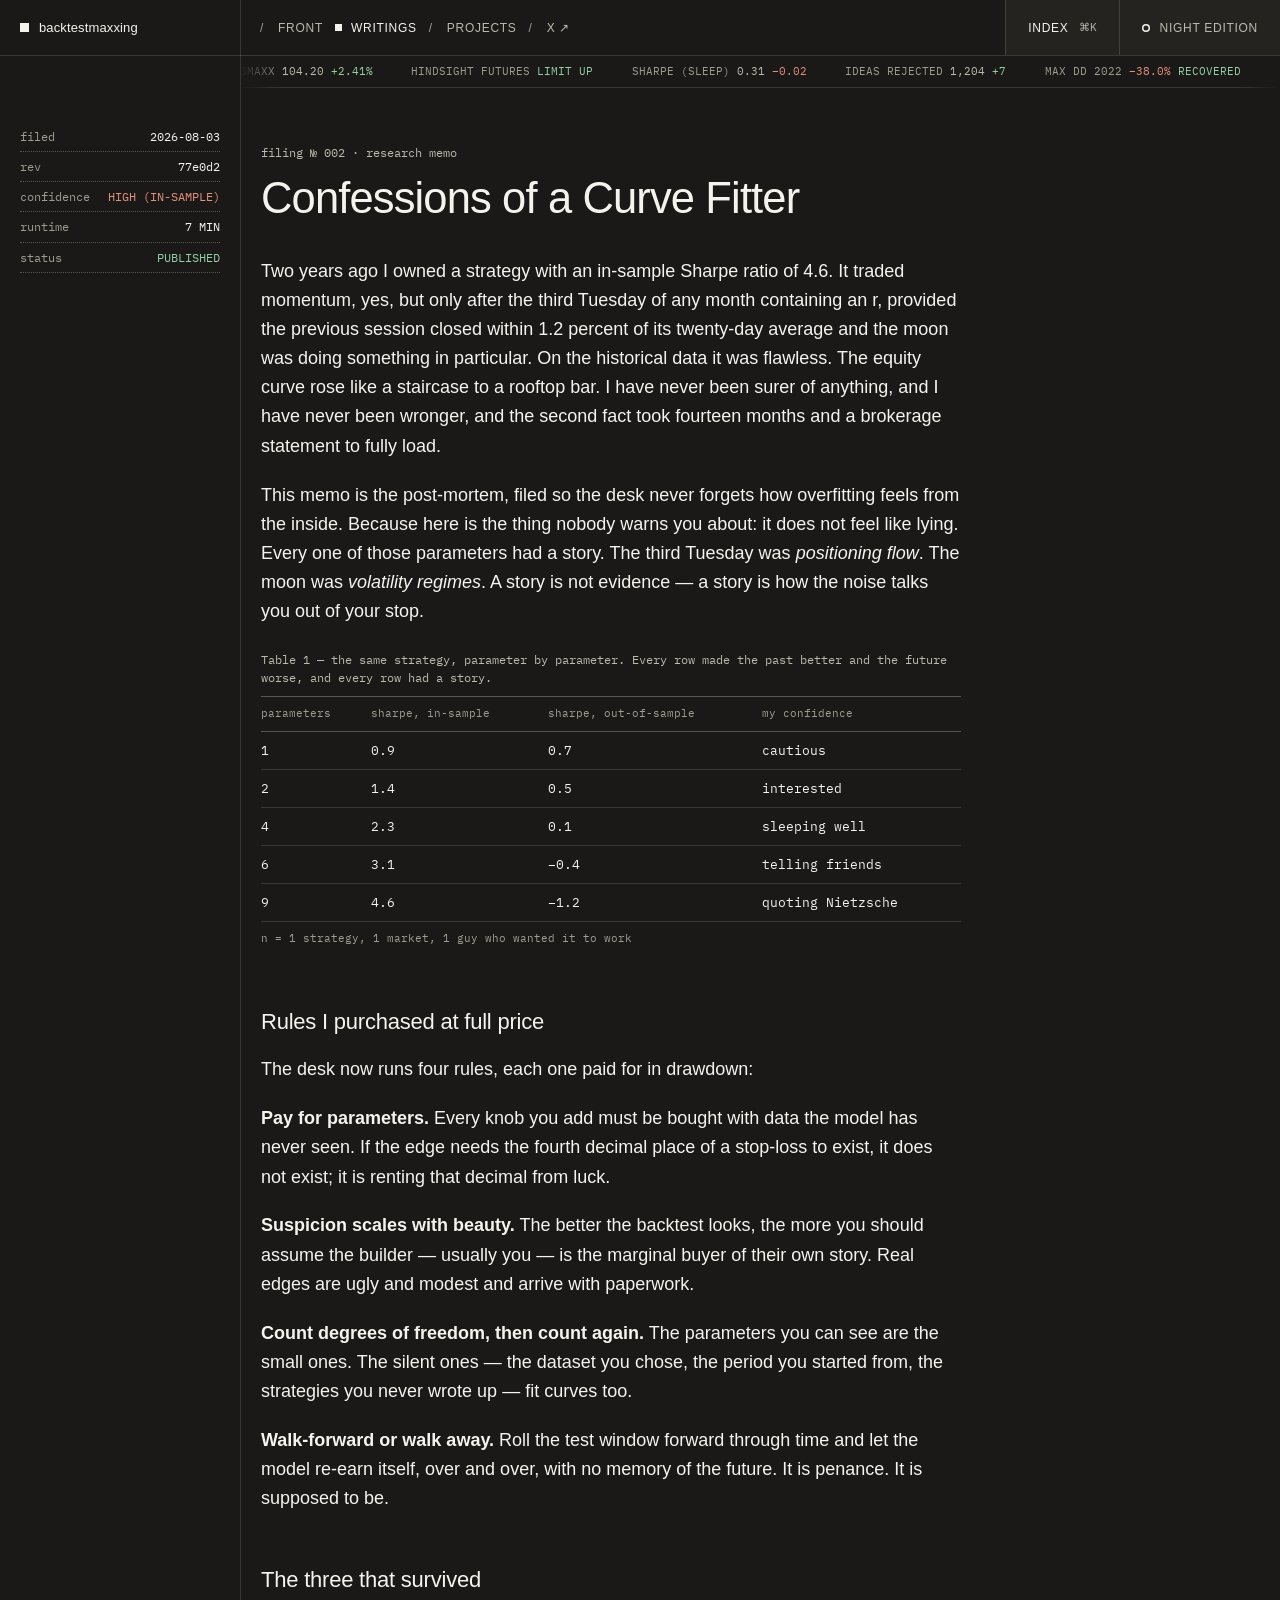
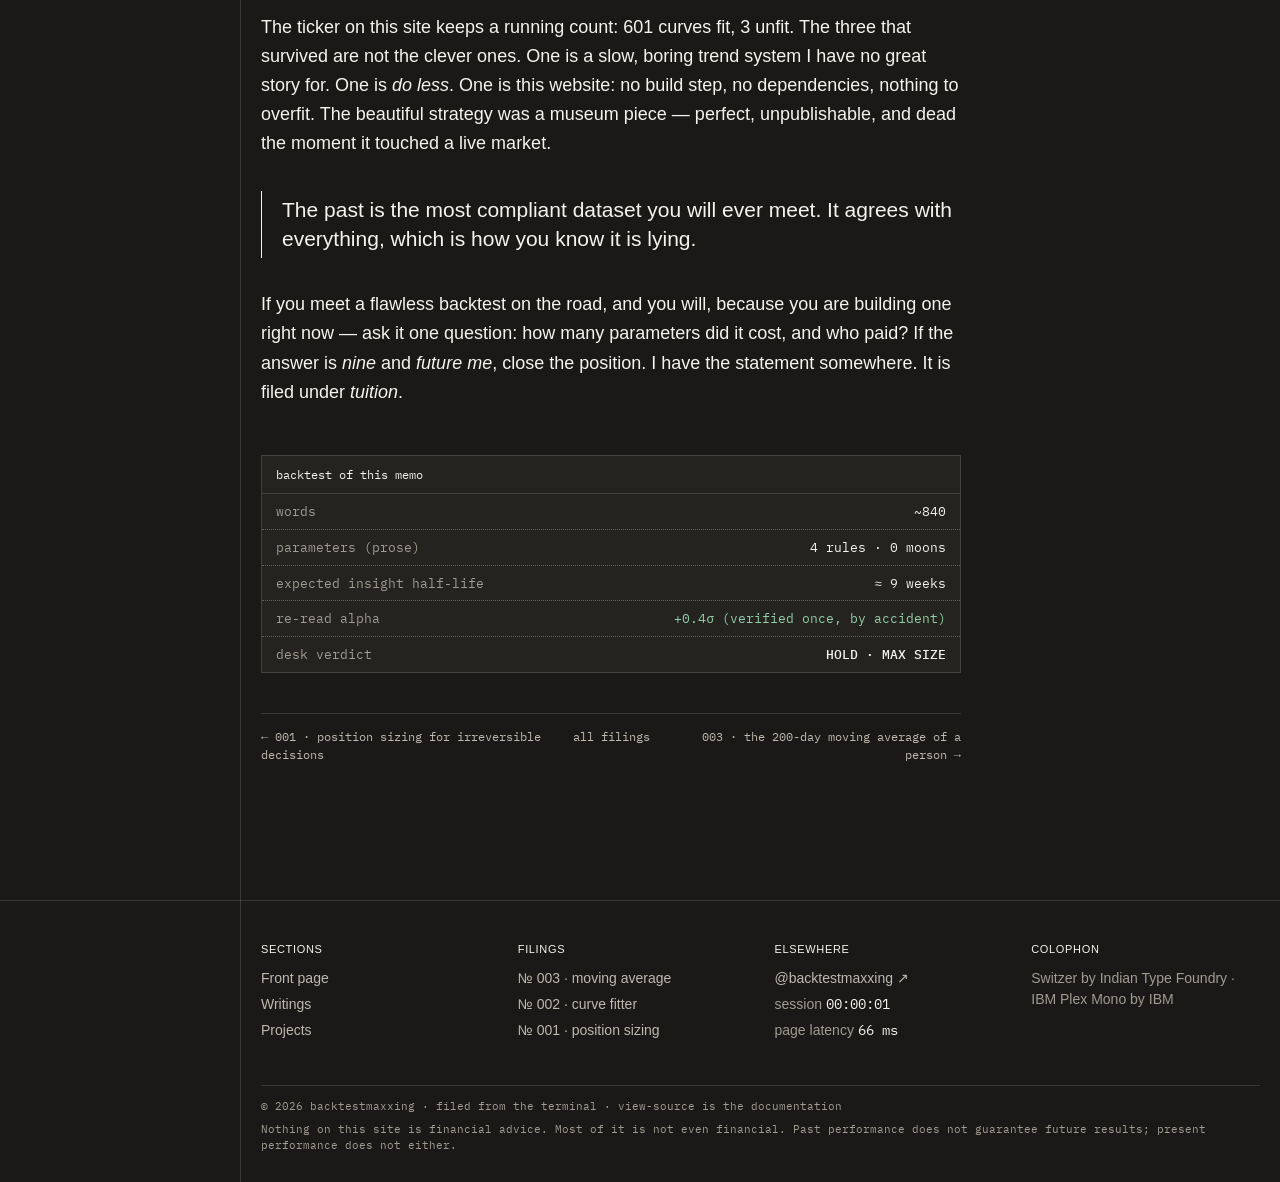
<file: writings/curve-fitter/index.html>
<!DOCTYPE html>
<html lang="en" data-theme="night">
<head>
<meta charset="utf-8">
<meta name="viewport" content="width=device-width, initial-scale=1, viewport-fit=cover">
<title>№ 002 · confessions of a curve fitter — backtestmaxxing</title>
<meta name="description" content="Give me enough parameters and I will show you a beautiful past. A memo about overfitting, told from inside the machine.">
<meta name="theme-color" content="#1a1917">
<meta property="og:title" content="Confessions of a Curve Fitter">
<meta property="og:description" content="Give me enough parameters and I will show you a beautiful past.">
<meta property="og:type" content="article">
<meta property="og:url" content="https://backtestmaxxing.github.io/writings/curve-fitter/">
<link rel="canonical" href="https://backtestmaxxing.github.io/writings/curve-fitter/">
<link rel="icon" href="data:image/svg+xml,%3Csvg xmlns='http://www.w3.org/2000/svg' viewBox='0 0 32 32'%3E%3Crect width='32' height='32' fill='%2334322d'/%3E%3Cpath d='M6 24 L12 18 L16 21 L26 9' fill='none' stroke='%23f2f0ea' stroke-width='2.5'/%3E%3Crect x='23' y='6' width='6' height='6' fill='%23f2f0ea'/%3E%3C/svg%3E">
<script>
(function () {
  var t = "night";
  try { if (localStorage.getItem("bm-theme") === "paper") t = "paper"; } catch (e) {}
  document.documentElement.dataset.theme = t;
})();
</script>
<link rel="preload" href="/fonts/ibm-plex-mono-400.woff2" as="font" type="font/woff2" crossorigin>
<link rel="preconnect" href="https://api.fontshare.com" crossorigin>
<link rel="stylesheet" href="https://api.fontshare.com/v2/css?f[]=switzer@300,400,500,600,401&amp;display=swap">
<link rel="stylesheet" href="/style.css">
</head>
<body>
<a class="skip" href="#main">skip to content</a>


<header class="top">
  <a class="mark" href="/"><span class="sq" aria-hidden="true"></span>backtestmaxxing</a>
  <nav class="nav" aria-label="site">
    <a href="/">Front</a>
    <a href="/writings/">Writings</a>
    <a href="/projects/">Projects</a>
    <a class="ext" href="https://x.com/backtestmaxxing" target="_blank" rel="noopener noreferrer">X&nbsp;↗</a>
  </nav>
  <div class="cells">
    <button class="cell" id="cmdkOpen" type="button" aria-haspopup="dialog" aria-label="open the index (⌘K)">Index <kbd>⌘K</kbd></button>
    <button class="cell toggle" id="themeToggle" type="button" aria-pressed="true" aria-label="switch edition" title="switch edition"><span class="dot" aria-hidden="true"></span><span class="lbl">night edition</span></button>
  </div>
</header>

<div class="tape" aria-hidden="true">
  <div class="tape-track">
    <span class="set">
      <span>BMAXX <b>104.20</b> <b class="up">+2.41%</b></span>
      <span>HINDSIGHT FUTURES <b class="up">LIMIT UP</b></span>
      <span>SHARPE (SLEEP) <b>0.31</b> <b class="down">−0.02</b></span>
      <span>IDEAS REJECTED <b>1,204</b> <b class="up">+7</b></span>
      <span>MAX DD 2022 <b class="down">−38.0%</b> <b class="up">RECOVERED</b></span>
      <span>COFFEE/BTC <b>0.000021</b> FLAT</span>
      <span>OVERFIT RISK <b class="down">ELEVATED</b></span>
      <span>SAMPLE SIZE <b>n=1</b></span>
      <span>α, ADJUSTED <b class="up">0.00***</b></span>
      <span>CURVES FIT <b>601</b> · UNFIT <b>3</b></span>
      <span>NEXT ENTRY <b>UNKNOWN</b></span>
    </span><span class="set">
      <span>BMAXX <b>104.20</b> <b class="up">+2.41%</b></span>
      <span>HINDSIGHT FUTURES <b class="up">LIMIT UP</b></span>
      <span>SHARPE (SLEEP) <b>0.31</b> <b class="down">−0.02</b></span>
      <span>IDEAS REJECTED <b>1,204</b> <b class="up">+7</b></span>
      <span>MAX DD 2022 <b class="down">−38.0%</b> <b class="up">RECOVERED</b></span>
      <span>COFFEE/BTC <b>0.000021</b> FLAT</span>
      <span>OVERFIT RISK <b class="down">ELEVATED</b></span>
      <span>SAMPLE SIZE <b>n=1</b></span>
      <span>α, ADJUSTED <b class="up">0.00***</b></span>
      <span>CURVES FIT <b>601</b> · UNFIT <b>3</b></span>
      <span>NEXT ENTRY <b>UNKNOWN</b></span>
    </span>
  </div>
</div>

<main id="main">
  <article class="row memo">
    <aside class="rail">
    <div class="memo-meta">
        <span>FILED <b>2026-08-03</b></span>
        <span>REV <b>77e0d2</b></span>
        <span>CONFIDENCE <b class="down">HIGH (IN-SAMPLE)</b></span>
        <span>RUNTIME <b>7 MIN</b></span>
        <span>STATUS <b class="up">PUBLISHED</b></span>
      </div>
    </aside>
    <div class="body">
    <p class="kicker">filing № 002 · research memo</p>
    <h1>Confessions of a Curve Fitter</h1>

    <div class="prose article">
      <p class="drop">Two years ago I owned a strategy with an in-sample Sharpe ratio of 4.6. It traded momentum, yes, but only after the third Tuesday of any month containing an r, provided the previous session closed within 1.2 percent of its twenty-day average and the moon was doing something in particular. On the historical data it was flawless. The equity curve rose like a staircase to a rooftop bar. I have never been surer of anything, and I have never been wronger, and the second fact took fourteen months and a brokerage statement to fully load.</p>
      <p>This memo is the post-mortem, filed so the desk never forgets how overfitting feels from the inside. Because here is the thing nobody warns you about: it does not feel like lying. Every one of those parameters had a story. The third Tuesday was <em>positioning flow</em>. The moon was <em>volatility regimes</em>. A story is not evidence — a story is how the noise talks you out of your stop.</p>

      <table class="tbl">
        <caption>Table 1 — the same strategy, parameter by parameter. Every row made the past better and the future worse, and every row had a story.</caption>
        <thead>
          <tr><th>parameters</th><th>sharpe, in-sample</th><th>sharpe, out-of-sample</th><th>my confidence</th></tr>
        </thead>
        <tbody>
          <tr><td>1</td><td>0.9</td><td>0.7</td><td>cautious</td></tr>
          <tr><td>2</td><td>1.4</td><td>0.5</td><td>interested</td></tr>
          <tr><td>4</td><td>2.3</td><td>0.1</td><td>sleeping well</td></tr>
          <tr><td>6</td><td>3.1</td><td>−0.4</td><td>telling friends</td></tr>
          <tr><td>9</td><td>4.6</td><td>−1.2</td><td>quoting Nietzsche</td></tr>
        </tbody>
        <tfoot>
          <tr><td colspan="4">n = 1 strategy, 1 market, 1 guy who wanted it to work</td></tr>
        </tfoot>
      </table>

      <h2>Rules I purchased at full price</h2>
      <p>The desk now runs four rules, each one paid for in drawdown:</p>
      <p><strong>Pay for parameters.</strong> Every knob you add must be bought with data the model has never seen. If the edge needs the fourth decimal place of a stop-loss to exist, it does not exist; it is renting that decimal from luck.</p>
      <p><strong>Suspicion scales with beauty.</strong> The better the backtest looks, the more you should assume the builder — usually you — is the marginal buyer of their own story. Real edges are ugly and modest and arrive with paperwork.</p>
      <p><strong>Count degrees of freedom, then count again.</strong> The parameters you can see are the small ones. The silent ones — the dataset you chose, the period you started from, the strategies you never wrote up — fit curves too.</p>
      <p><strong>Walk-forward or walk away.</strong> Roll the test window forward through time and let the model re-earn itself, over and over, with no memory of the future. It is penance. It is supposed to be.</p>

      <h2>The three that survived</h2>
      <p>The ticker on this site keeps a running count: 601 curves fit, 3 unfit. The three that survived are not the clever ones. One is a slow, boring trend system I have no great story for. One is <em>do less</em>. One is this website: no build step, no dependencies, nothing to overfit. The beautiful strategy was a museum piece — perfect, unpublishable, and dead the moment it touched a live market.</p>
      <blockquote>
        <p>The past is the most compliant dataset you will ever meet. It agrees with everything, which is how you know it is lying.</p>
      </blockquote>
      <p>If you meet a flawless backtest on the road, and you will, because you are building one right now — ask it one question: how many parameters did it cost, and who paid? If the answer is <em>nine</em> and <em>future me</em>, close the position. I have the statement somewhere. It is filed under <em>tuition</em>.</p>
    </div>

    <div class="afterword">
      <p class="kicker">backtest of this memo</p>
      <div class="row"><span>words</span><span>~840</span></div>
      <div class="row"><span>parameters (prose)</span><span>4 rules · 0 moons</span></div>
      <div class="row"><span>expected insight half-life</span><span>≈ 9 weeks</span></div>
      <div class="row"><span>re-read alpha</span><span class="up">+0.4σ (verified once, by accident)</span></div>
      <div class="row"><span>desk verdict</span><span><b>HOLD · MAX SIZE</b></span></div>
    </div>

    <nav class="pager" aria-label="memo navigation">
      <a href="/writings/position-sizing/">← 001 · position sizing for irreversible decisions</a>
      <a href="/writings/">all filings</a>
      <a href="/writings/moving-average/">003 · the 200-day moving average of a person →</a>
    </nav>
    </div>
  </article>
</main>

<footer class="site-foot">
  <div class="wrap">
    <div class="foot-cols">
      <div>
        <p class="foot-h">sections</p>
        <a href="/">Front page</a>
        <a href="/writings/">Writings</a>
        <a href="/projects/">Projects</a>
      </div>
      <div>
        <p class="foot-h">filings</p>
        <a href="/writings/moving-average/">№ 003 · moving average</a>
        <a href="/writings/curve-fitter/">№ 002 · curve fitter</a>
        <a href="/writings/position-sizing/">№ 001 · position sizing</a>
      </div>
      <div>
        <p class="foot-h">elsewhere</p>
        <a href="https://x.com/backtestmaxxing" target="_blank" rel="noopener noreferrer">@backtestmaxxing ↗</a>
        <span>session <b id="clock">00:00:00</b></span>
        <span>page latency <b class="lat">—</b></span>
      </div>
      <div>
        <p class="foot-h">colophon</p>
        <span>Switzer by Indian Type Foundry · IBM Plex Mono by IBM</span>
      </div>
    </div>
    <div class="foot-grid">
      <span>© 2026 backtestmaxxing · filed from the terminal · view-source is the documentation</span>
    </div>
    <p class="foot-note">Nothing on this site is financial advice. Most of it is not even financial. Past performance does not guarantee future results; present performance does not either.</p>
  </div>
</footer>

<dialog class="cmdk" id="cmdk" aria-label="site index">
  <form method="dialog" class="cmdk-box">
    <input id="cmdkQ" type="text" placeholder="search the desk…" autocomplete="off" aria-label="search the desk">
    <ul id="cmdkList">
      <li><a href="/">Front page <span>the desk</span></a></li>
      <li><a href="/writings/">Writings <span>the trade log</span></a></li>
      <li><a href="/projects/">Projects <span>the book</span></a></li>
      <li><a href="/writings/moving-average/">The 200-Day Moving Average of a Person <span>№ 003</span></a></li>
      <li><a href="/writings/curve-fitter/">Confessions of a Curve Fitter <span>№ 002</span></a></li>
      <li><a href="/writings/position-sizing/">Position Sizing for Irreversible Decisions <span>№ 001</span></a></li>
      <li><a href="https://x.com/backtestmaxxing" target="_blank" rel="noopener noreferrer">@backtestmaxxing on X <span>↗</span></a></li>
      <li><button type="button" data-act="theme">Switch edition <span>day / night</span></button></li>
    </ul>
    <p class="cmdk-foot"><kbd>↑</kbd><kbd>↓</kbd> move · <kbd>↵</kbd> open · <kbd>esc</kbd> close</p>
  </form>
</dialog>

<script src="/main.js"></script>
</body>
</html>
</file>
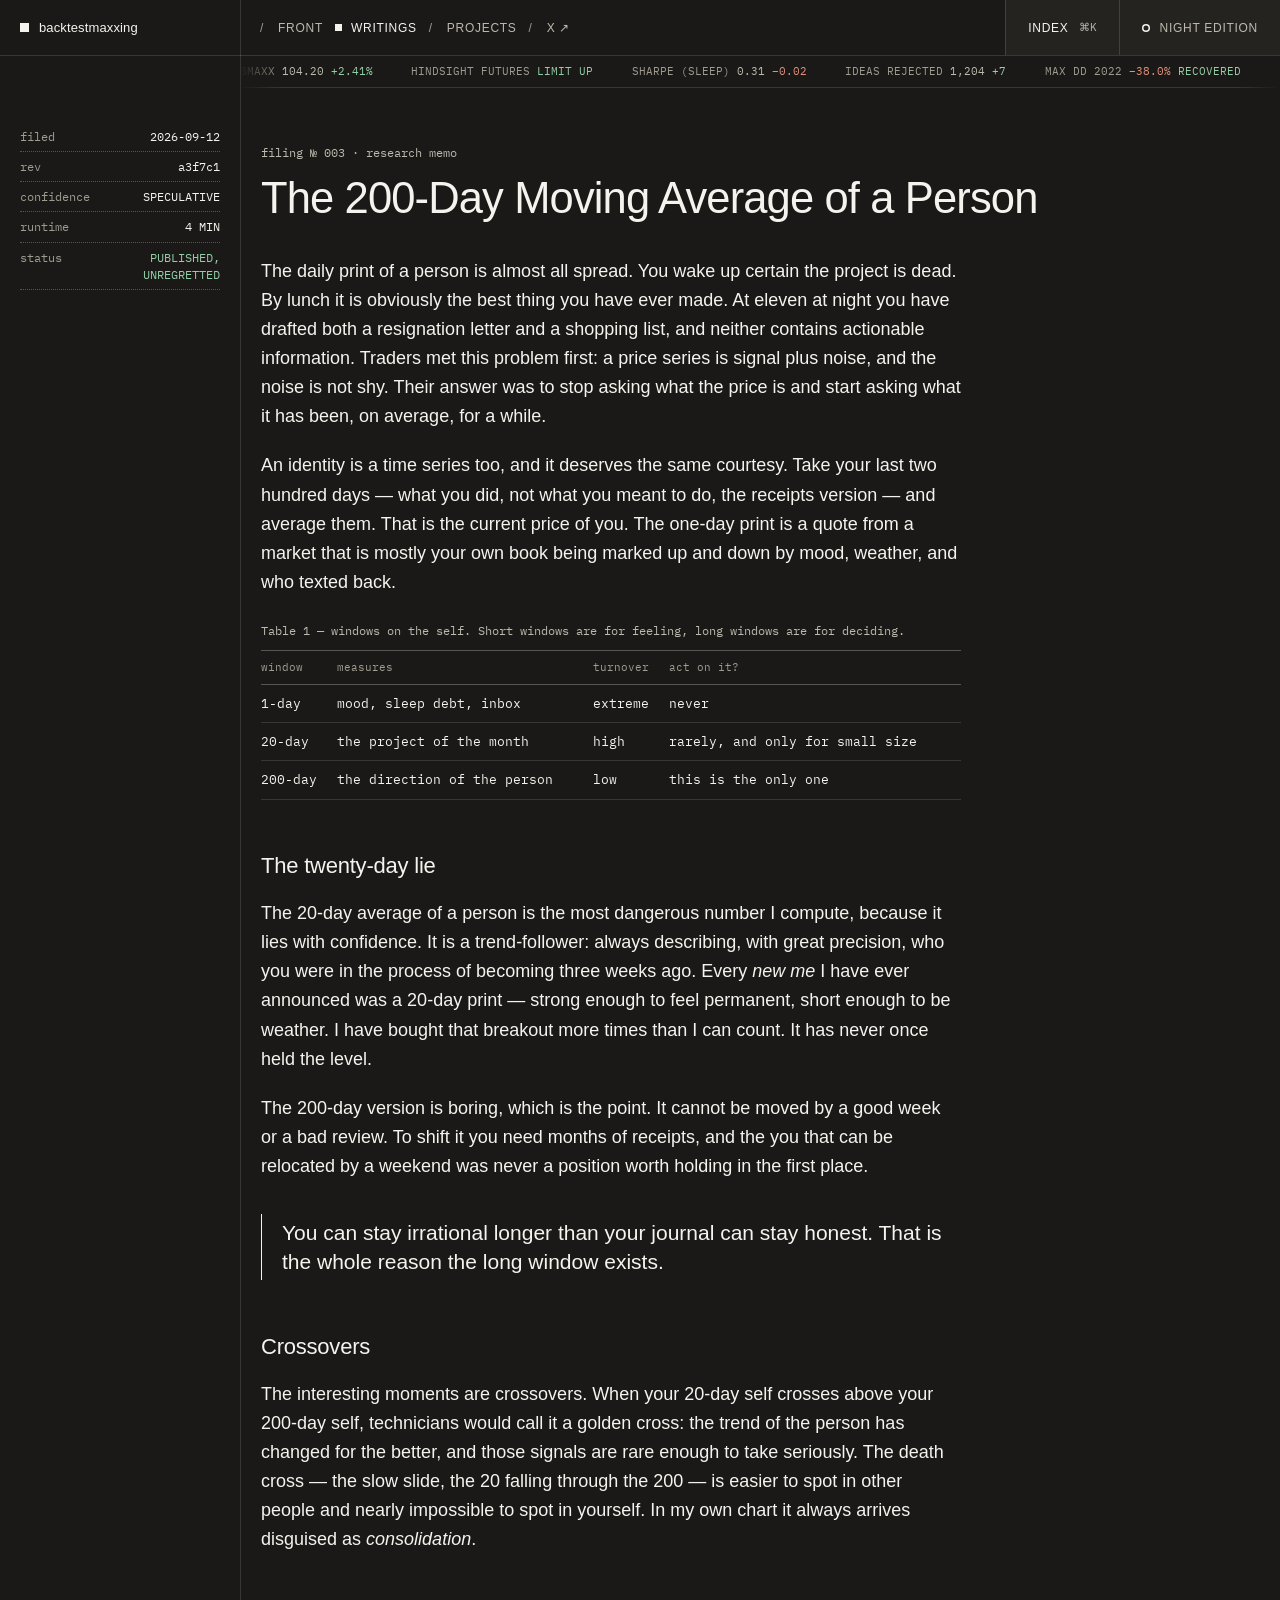
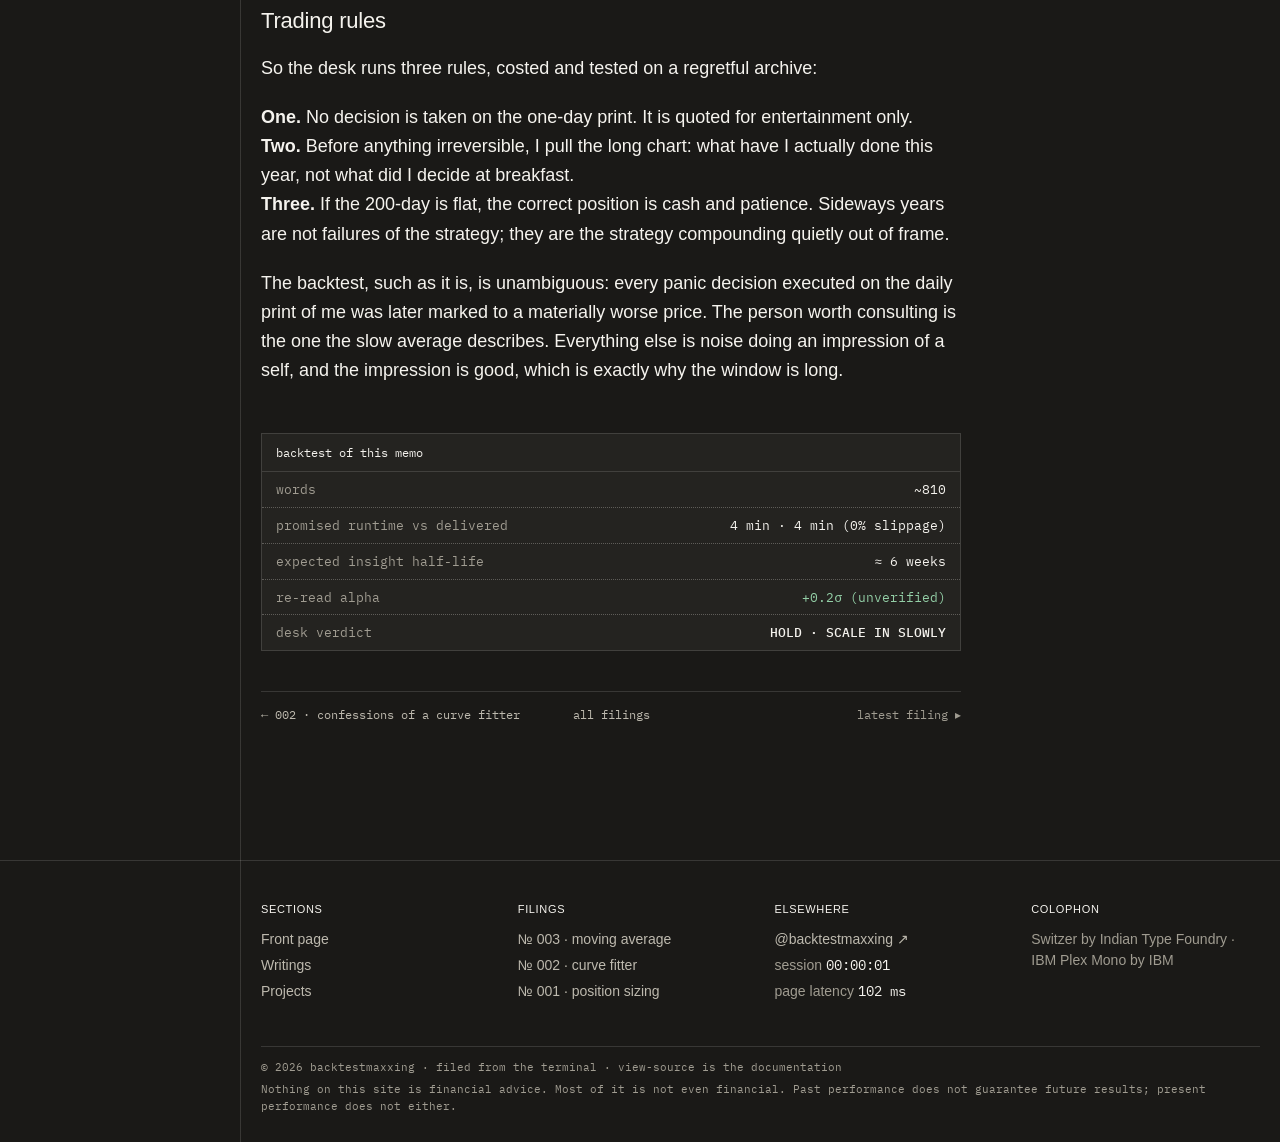
<file: writings/moving-average/index.html>
<!DOCTYPE html>
<html lang="en" data-theme="night">
<head>
<meta charset="utf-8">
<meta name="viewport" content="width=device-width, initial-scale=1, viewport-fit=cover">
<title>№ 003 · the 200-day moving average of a person — backtestmaxxing</title>
<meta name="description" content="You are a noisy series. The day-to-day print is mostly bid-ask spread. A memo about which version of yourself is allowed to make decisions.">
<meta name="theme-color" content="#1a1917">
<meta property="og:title" content="The 200-Day Moving Average of a Person">
<meta property="og:description" content="You are a noisy series. The day-to-day print is mostly bid-ask spread.">
<meta property="og:type" content="article">
<meta property="og:url" content="https://backtestmaxxing.github.io/writings/moving-average/">
<link rel="canonical" href="https://backtestmaxxing.github.io/writings/moving-average/">
<link rel="icon" href="data:image/svg+xml,%3Csvg xmlns='http://www.w3.org/2000/svg' viewBox='0 0 32 32'%3E%3Crect width='32' height='32' fill='%2334322d'/%3E%3Cpath d='M6 24 L12 18 L16 21 L26 9' fill='none' stroke='%23f2f0ea' stroke-width='2.5'/%3E%3Crect x='23' y='6' width='6' height='6' fill='%23f2f0ea'/%3E%3C/svg%3E">
<script>
(function () {
  var t = "night";
  try { if (localStorage.getItem("bm-theme") === "paper") t = "paper"; } catch (e) {}
  document.documentElement.dataset.theme = t;
})();
</script>
<link rel="preload" href="/fonts/ibm-plex-mono-400.woff2" as="font" type="font/woff2" crossorigin>
<link rel="preconnect" href="https://api.fontshare.com" crossorigin>
<link rel="stylesheet" href="https://api.fontshare.com/v2/css?f[]=switzer@300,400,500,600,401&amp;display=swap">
<link rel="stylesheet" href="/style.css">
</head>
<body>
<a class="skip" href="#main">skip to content</a>


<header class="top">
  <a class="mark" href="/"><span class="sq" aria-hidden="true"></span>backtestmaxxing</a>
  <nav class="nav" aria-label="site">
    <a href="/">Front</a>
    <a href="/writings/">Writings</a>
    <a href="/projects/">Projects</a>
    <a class="ext" href="https://x.com/backtestmaxxing" target="_blank" rel="noopener noreferrer">X&nbsp;↗</a>
  </nav>
  <div class="cells">
    <button class="cell" id="cmdkOpen" type="button" aria-haspopup="dialog" aria-label="open the index (⌘K)">Index <kbd>⌘K</kbd></button>
    <button class="cell toggle" id="themeToggle" type="button" aria-pressed="true" aria-label="switch edition" title="switch edition"><span class="dot" aria-hidden="true"></span><span class="lbl">night edition</span></button>
  </div>
</header>

<div class="tape" aria-hidden="true">
  <div class="tape-track">
    <span class="set">
      <span>BMAXX <b>104.20</b> <b class="up">+2.41%</b></span>
      <span>HINDSIGHT FUTURES <b class="up">LIMIT UP</b></span>
      <span>SHARPE (SLEEP) <b>0.31</b> <b class="down">−0.02</b></span>
      <span>IDEAS REJECTED <b>1,204</b> <b class="up">+7</b></span>
      <span>MAX DD 2022 <b class="down">−38.0%</b> <b class="up">RECOVERED</b></span>
      <span>COFFEE/BTC <b>0.000021</b> FLAT</span>
      <span>OVERFIT RISK <b class="down">ELEVATED</b></span>
      <span>SAMPLE SIZE <b>n=1</b></span>
      <span>α, ADJUSTED <b class="up">0.00***</b></span>
      <span>CURVES FIT <b>601</b> · UNFIT <b>3</b></span>
      <span>NEXT ENTRY <b>UNKNOWN</b></span>
    </span><span class="set">
      <span>BMAXX <b>104.20</b> <b class="up">+2.41%</b></span>
      <span>HINDSIGHT FUTURES <b class="up">LIMIT UP</b></span>
      <span>SHARPE (SLEEP) <b>0.31</b> <b class="down">−0.02</b></span>
      <span>IDEAS REJECTED <b>1,204</b> <b class="up">+7</b></span>
      <span>MAX DD 2022 <b class="down">−38.0%</b> <b class="up">RECOVERED</b></span>
      <span>COFFEE/BTC <b>0.000021</b> FLAT</span>
      <span>OVERFIT RISK <b class="down">ELEVATED</b></span>
      <span>SAMPLE SIZE <b>n=1</b></span>
      <span>α, ADJUSTED <b class="up">0.00***</b></span>
      <span>CURVES FIT <b>601</b> · UNFIT <b>3</b></span>
      <span>NEXT ENTRY <b>UNKNOWN</b></span>
    </span>
  </div>
</div>

<main id="main">
  <article class="row memo">
    <aside class="rail">
    <div class="memo-meta">
        <span>FILED <b>2026-09-12</b></span>
        <span>REV <b>a3f7c1</b></span>
        <span>CONFIDENCE <b>SPECULATIVE</b></span>
        <span>RUNTIME <b>4 MIN</b></span>
        <span>STATUS <b class="up">PUBLISHED, UNREGRETTED</b></span>
      </div>
    </aside>
    <div class="body">
    <p class="kicker">filing № 003 · research memo</p>
    <h1>The 200-Day Moving Average of a Person</h1>

    <div class="prose article">
      <p class="drop">The daily print of a person is almost all spread. You wake up certain the project is dead. By lunch it is obviously the best thing you have ever made. At eleven at night you have drafted both a resignation letter and a shopping list, and neither contains actionable information. Traders met this problem first: a price series is signal plus noise, and the noise is not shy. Their answer was to stop asking what the price is and start asking what it has been, on average, for a while.</p>
      <p>An identity is a time series too, and it deserves the same courtesy. Take your last two hundred days — what you did, not what you meant to do, the receipts version — and average them. That is the current price of you. The one-day print is a quote from a market that is mostly your own book being marked up and down by mood, weather, and who texted back.</p>

      <table class="tbl">
        <caption>Table 1 — windows on the self. Short windows are for feeling, long windows are for deciding.</caption>
        <thead>
          <tr><th>window</th><th>measures</th><th>turnover</th><th>act on it?</th></tr>
        </thead>
        <tbody>
          <tr><td>1-day</td><td>mood, sleep debt, inbox</td><td>extreme</td><td>never</td></tr>
          <tr><td>20-day</td><td>the project of the month</td><td>high</td><td>rarely, and only for small size</td></tr>
          <tr><td>200-day</td><td>the direction of the person</td><td>low</td><td>this is the only one</td></tr>
        </tbody>
      </table>

      <h2>The twenty-day lie</h2>
      <p>The 20-day average of a person is the most dangerous number I compute, because it lies with confidence. It is a trend-follower: always describing, with great precision, who you were in the process of becoming three weeks ago. Every <em>new me</em> I have ever announced was a 20-day print — strong enough to feel permanent, short enough to be weather. I have bought that breakout more times than I can count. It has never once held the level.</p>
      <p>The 200-day version is boring, which is the point. It cannot be moved by a good week or a bad review. To shift it you need months of receipts, and the you that can be relocated by a weekend was never a position worth holding in the first place.</p>

      <blockquote>
        <p>You can stay irrational longer than your journal can stay honest. That is the whole reason the long window exists.</p>
      </blockquote>

      <h2>Crossovers</h2>
      <p>The interesting moments are crossovers. When your 20-day self crosses above your 200-day self, technicians would call it a golden cross: the trend of the person has changed for the better, and those signals are rare enough to take seriously. The death cross — the slow slide, the 20 falling through the 200 — is easier to spot in other people and nearly impossible to spot in yourself. In my own chart it always arrives disguised as <em>consolidation</em>.</p>
      <h2>Trading rules</h2>
      <p>So the desk runs three rules, costed and tested on a regretful archive:</p>
      <p><strong>One.</strong> No decision is taken on the one-day print. It is quoted for entertainment only.<br>
      <strong>Two.</strong> Before anything irreversible, I pull the long chart: what have I actually done this year, not what did I decide at breakfast.<br>
      <strong>Three.</strong> If the 200-day is flat, the correct position is cash and patience. Sideways years are not failures of the strategy; they are the strategy compounding quietly out of frame.</p>
      <p>The backtest, such as it is, is unambiguous: every panic decision executed on the daily print of me was later marked to a materially worse price. The person worth consulting is the one the slow average describes. Everything else is noise doing an impression of a self, and the impression is good, which is exactly why the window is long.</p>
    </div>

    <div class="afterword">
      <p class="kicker">backtest of this memo</p>
      <div class="row"><span>words</span><span>~810</span></div>
      <div class="row"><span>promised runtime vs delivered</span><span>4 min · 4 min (0% slippage)</span></div>
      <div class="row"><span>expected insight half-life</span><span>≈ 6 weeks</span></div>
      <div class="row"><span>re-read alpha</span><span class="up">+0.2σ (unverified)</span></div>
      <div class="row"><span>desk verdict</span><span><b>HOLD · SCALE IN SLOWLY</b></span></div>
    </div>

    <nav class="pager" aria-label="memo navigation">
      <a href="/writings/curve-fitter/">← 002 · confessions of a curve fitter</a>
      <a href="/writings/">all filings</a>
      <span class="dir">latest filing ▸</span>
    </nav>
    </div>
  </article>
</main>

<footer class="site-foot">
  <div class="wrap">
    <div class="foot-cols">
      <div>
        <p class="foot-h">sections</p>
        <a href="/">Front page</a>
        <a href="/writings/">Writings</a>
        <a href="/projects/">Projects</a>
      </div>
      <div>
        <p class="foot-h">filings</p>
        <a href="/writings/moving-average/">№ 003 · moving average</a>
        <a href="/writings/curve-fitter/">№ 002 · curve fitter</a>
        <a href="/writings/position-sizing/">№ 001 · position sizing</a>
      </div>
      <div>
        <p class="foot-h">elsewhere</p>
        <a href="https://x.com/backtestmaxxing" target="_blank" rel="noopener noreferrer">@backtestmaxxing ↗</a>
        <span>session <b id="clock">00:00:00</b></span>
        <span>page latency <b class="lat">—</b></span>
      </div>
      <div>
        <p class="foot-h">colophon</p>
        <span>Switzer by Indian Type Foundry · IBM Plex Mono by IBM</span>
      </div>
    </div>
    <div class="foot-grid">
      <span>© 2026 backtestmaxxing · filed from the terminal · view-source is the documentation</span>
    </div>
    <p class="foot-note">Nothing on this site is financial advice. Most of it is not even financial. Past performance does not guarantee future results; present performance does not either.</p>
  </div>
</footer>

<dialog class="cmdk" id="cmdk" aria-label="site index">
  <form method="dialog" class="cmdk-box">
    <input id="cmdkQ" type="text" placeholder="search the desk…" autocomplete="off" aria-label="search the desk">
    <ul id="cmdkList">
      <li><a href="/">Front page <span>the desk</span></a></li>
      <li><a href="/writings/">Writings <span>the trade log</span></a></li>
      <li><a href="/projects/">Projects <span>the book</span></a></li>
      <li><a href="/writings/moving-average/">The 200-Day Moving Average of a Person <span>№ 003</span></a></li>
      <li><a href="/writings/curve-fitter/">Confessions of a Curve Fitter <span>№ 002</span></a></li>
      <li><a href="/writings/position-sizing/">Position Sizing for Irreversible Decisions <span>№ 001</span></a></li>
      <li><a href="https://x.com/backtestmaxxing" target="_blank" rel="noopener noreferrer">@backtestmaxxing on X <span>↗</span></a></li>
      <li><button type="button" data-act="theme">Switch edition <span>day / night</span></button></li>
    </ul>
    <p class="cmdk-foot"><kbd>↑</kbd><kbd>↓</kbd> move · <kbd>↵</kbd> open · <kbd>esc</kbd> close</p>
  </form>
</dialog>

<script src="/main.js"></script>
</body>
</html>
</file>
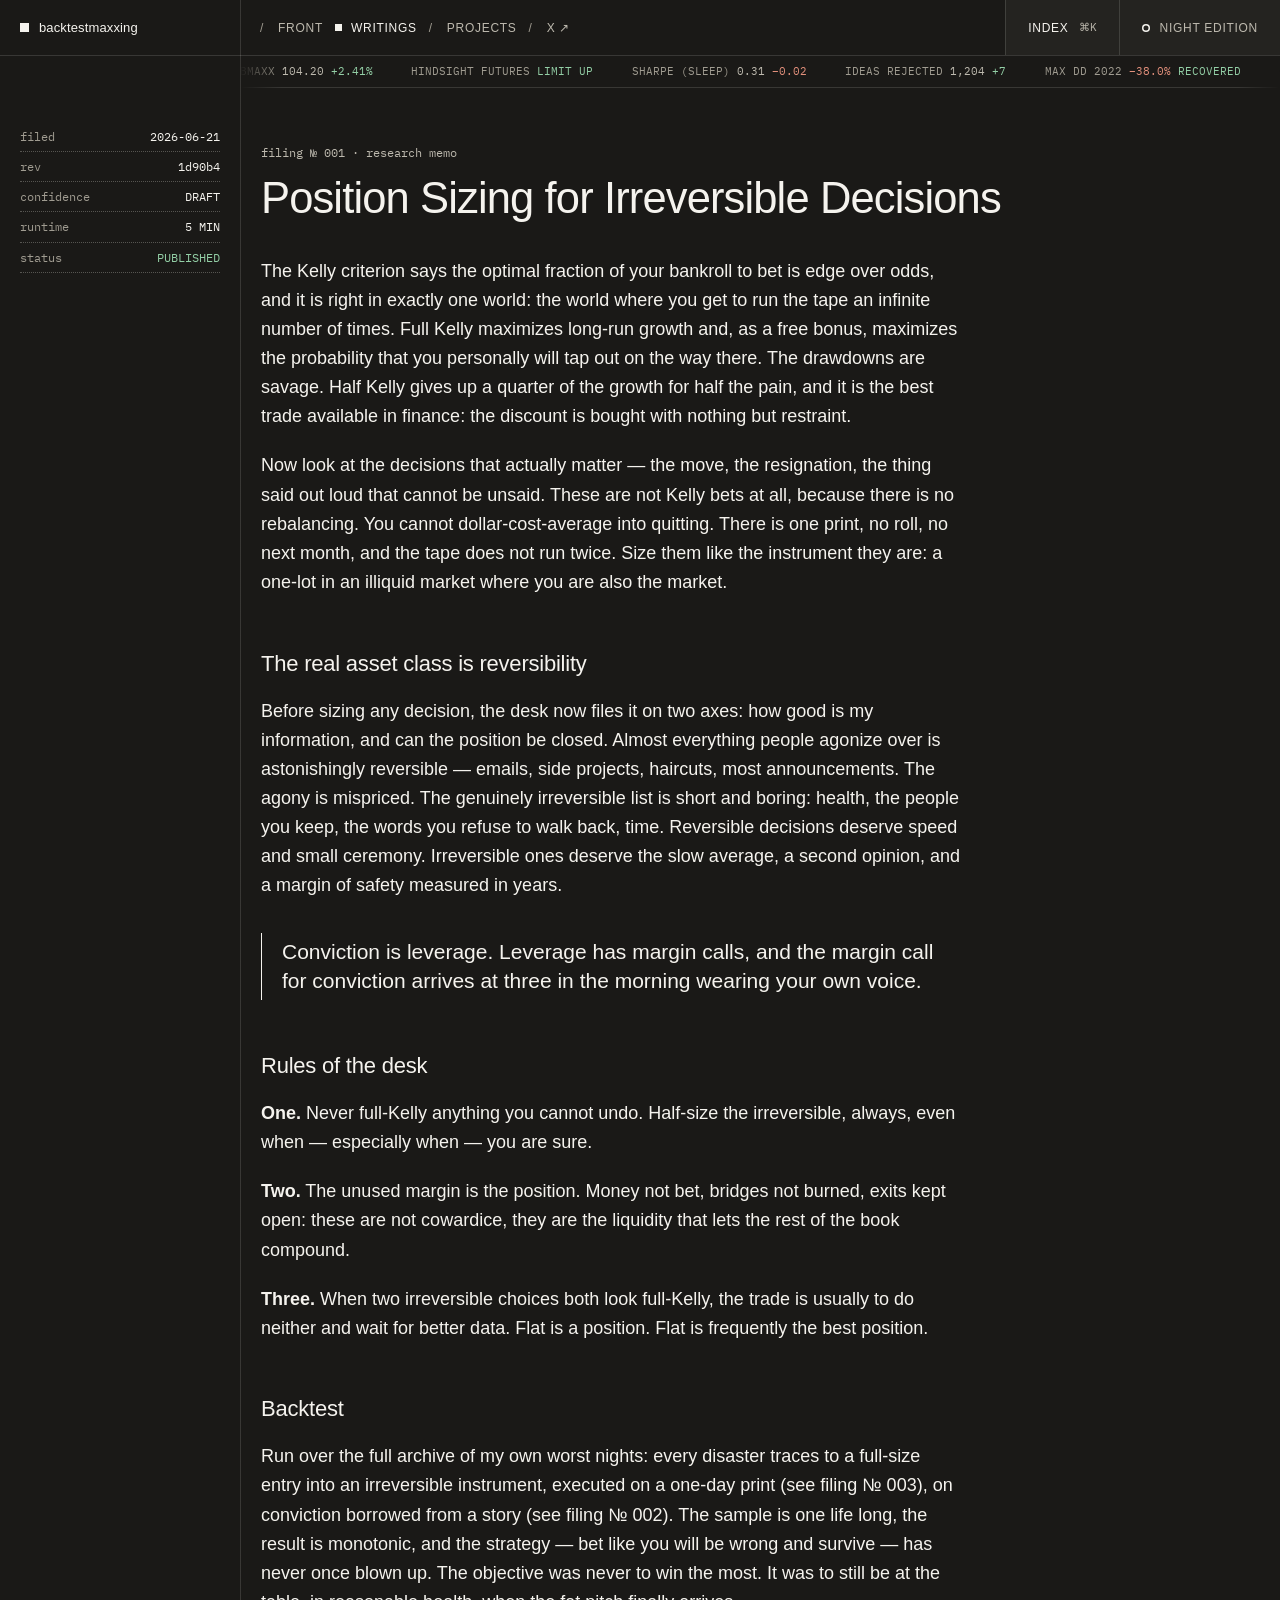
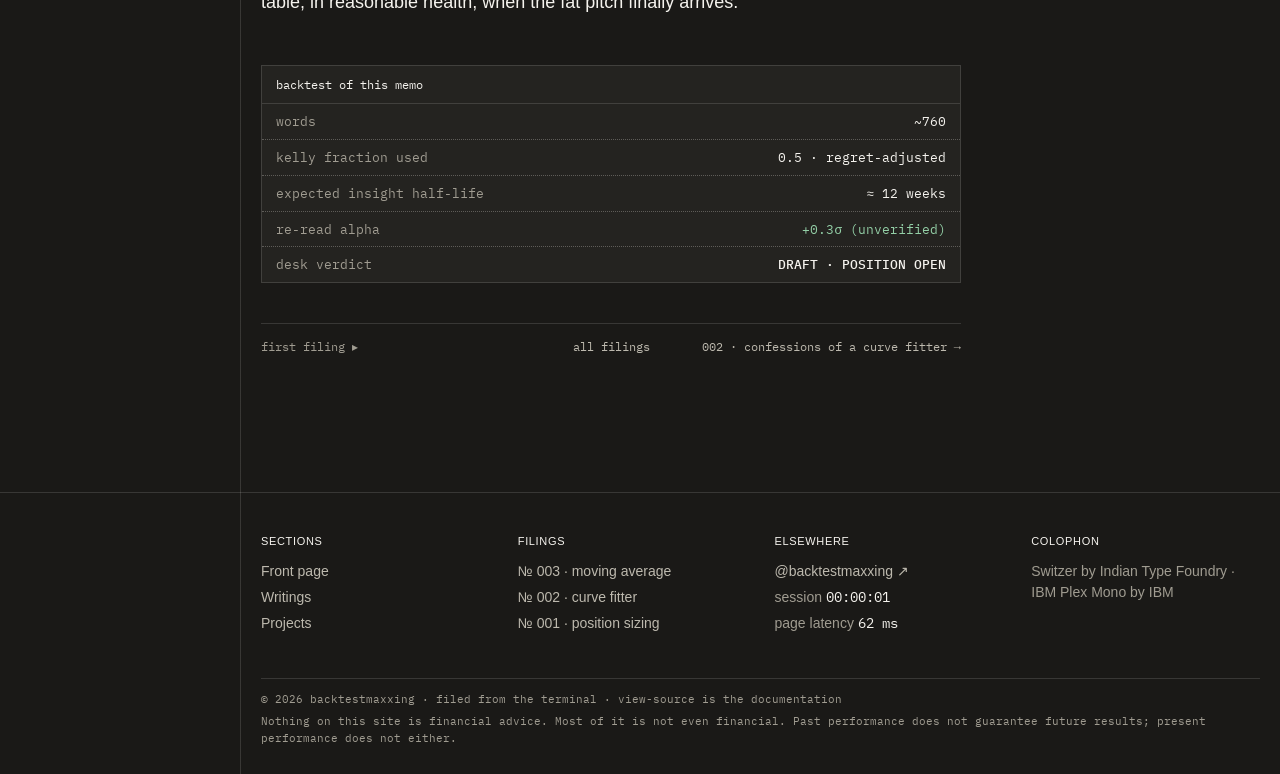
<file: writings/position-sizing/index.html>
<!DOCTYPE html>
<html lang="en" data-theme="night">
<head>
<meta charset="utf-8">
<meta name="viewport" content="width=device-width, initial-scale=1, viewport-fit=cover">
<title>№ 001 · position sizing for irreversible decisions — backtestmaxxing</title>
<meta name="description" content="Full Kelly is for people who get to run the tape twice. A memo about sizing the decisions you cannot undo.">
<meta name="theme-color" content="#1a1917">
<meta property="og:title" content="Position Sizing for Irreversible Decisions">
<meta property="og:description" content="Full Kelly is for people who get to run the tape twice.">
<meta property="og:type" content="article">
<meta property="og:url" content="https://backtestmaxxing.github.io/writings/position-sizing/">
<link rel="canonical" href="https://backtestmaxxing.github.io/writings/position-sizing/">
<link rel="icon" href="data:image/svg+xml,%3Csvg xmlns='http://www.w3.org/2000/svg' viewBox='0 0 32 32'%3E%3Crect width='32' height='32' fill='%2334322d'/%3E%3Cpath d='M6 24 L12 18 L16 21 L26 9' fill='none' stroke='%23f2f0ea' stroke-width='2.5'/%3E%3Crect x='23' y='6' width='6' height='6' fill='%23f2f0ea'/%3E%3C/svg%3E">
<script>
(function () {
  var t = "night";
  try { if (localStorage.getItem("bm-theme") === "paper") t = "paper"; } catch (e) {}
  document.documentElement.dataset.theme = t;
})();
</script>
<link rel="preload" href="/fonts/ibm-plex-mono-400.woff2" as="font" type="font/woff2" crossorigin>
<link rel="preconnect" href="https://api.fontshare.com" crossorigin>
<link rel="stylesheet" href="https://api.fontshare.com/v2/css?f[]=switzer@300,400,500,600,401&amp;display=swap">
<link rel="stylesheet" href="/style.css">
</head>
<body>
<a class="skip" href="#main">skip to content</a>


<header class="top">
  <a class="mark" href="/"><span class="sq" aria-hidden="true"></span>backtestmaxxing</a>
  <nav class="nav" aria-label="site">
    <a href="/">Front</a>
    <a href="/writings/">Writings</a>
    <a href="/projects/">Projects</a>
    <a class="ext" href="https://x.com/backtestmaxxing" target="_blank" rel="noopener noreferrer">X&nbsp;↗</a>
  </nav>
  <div class="cells">
    <button class="cell" id="cmdkOpen" type="button" aria-haspopup="dialog" aria-label="open the index (⌘K)">Index <kbd>⌘K</kbd></button>
    <button class="cell toggle" id="themeToggle" type="button" aria-pressed="true" aria-label="switch edition" title="switch edition"><span class="dot" aria-hidden="true"></span><span class="lbl">night edition</span></button>
  </div>
</header>

<div class="tape" aria-hidden="true">
  <div class="tape-track">
    <span class="set">
      <span>BMAXX <b>104.20</b> <b class="up">+2.41%</b></span>
      <span>HINDSIGHT FUTURES <b class="up">LIMIT UP</b></span>
      <span>SHARPE (SLEEP) <b>0.31</b> <b class="down">−0.02</b></span>
      <span>IDEAS REJECTED <b>1,204</b> <b class="up">+7</b></span>
      <span>MAX DD 2022 <b class="down">−38.0%</b> <b class="up">RECOVERED</b></span>
      <span>COFFEE/BTC <b>0.000021</b> FLAT</span>
      <span>OVERFIT RISK <b class="down">ELEVATED</b></span>
      <span>SAMPLE SIZE <b>n=1</b></span>
      <span>α, ADJUSTED <b class="up">0.00***</b></span>
      <span>CURVES FIT <b>601</b> · UNFIT <b>3</b></span>
      <span>NEXT ENTRY <b>UNKNOWN</b></span>
    </span><span class="set">
      <span>BMAXX <b>104.20</b> <b class="up">+2.41%</b></span>
      <span>HINDSIGHT FUTURES <b class="up">LIMIT UP</b></span>
      <span>SHARPE (SLEEP) <b>0.31</b> <b class="down">−0.02</b></span>
      <span>IDEAS REJECTED <b>1,204</b> <b class="up">+7</b></span>
      <span>MAX DD 2022 <b class="down">−38.0%</b> <b class="up">RECOVERED</b></span>
      <span>COFFEE/BTC <b>0.000021</b> FLAT</span>
      <span>OVERFIT RISK <b class="down">ELEVATED</b></span>
      <span>SAMPLE SIZE <b>n=1</b></span>
      <span>α, ADJUSTED <b class="up">0.00***</b></span>
      <span>CURVES FIT <b>601</b> · UNFIT <b>3</b></span>
      <span>NEXT ENTRY <b>UNKNOWN</b></span>
    </span>
  </div>
</div>

<main id="main">
  <article class="row memo">
    <aside class="rail">
    <div class="memo-meta">
        <span>FILED <b>2026-06-21</b></span>
        <span>REV <b>1d90b4</b></span>
        <span>CONFIDENCE <b>DRAFT</b></span>
        <span>RUNTIME <b>5 MIN</b></span>
        <span>STATUS <b class="up">PUBLISHED</b></span>
      </div>
    </aside>
    <div class="body">
    <p class="kicker">filing № 001 · research memo</p>
    <h1>Position Sizing for Irreversible Decisions</h1>

    <div class="prose article">
      <p class="drop">The Kelly criterion says the optimal fraction of your bankroll to bet is edge over odds, and it is right in exactly one world: the world where you get to run the tape an infinite number of times. Full Kelly maximizes long-run growth and, as a free bonus, maximizes the probability that you personally will tap out on the way there. The drawdowns are savage. Half Kelly gives up a quarter of the growth for half the pain, and it is the best trade available in finance: the discount is bought with nothing but restraint.</p>
      <p>Now look at the decisions that actually matter — the move, the resignation, the thing said out loud that cannot be unsaid. These are not Kelly bets at all, because there is no rebalancing. You cannot dollar-cost-average into quitting. There is one print, no roll, no next month, and the tape does not run twice. Size them like the instrument they are: a one-lot in an illiquid market where you are also the market.</p>

      <h2>The real asset class is reversibility</h2>
      <p>Before sizing any decision, the desk now files it on two axes: how good is my information, and can the position be closed. Almost everything people agonize over is astonishingly reversible — emails, side projects, haircuts, most announcements. The agony is mispriced. The genuinely irreversible list is short and boring: health, the people you keep, the words you refuse to walk back, time. Reversible decisions deserve speed and small ceremony. Irreversible ones deserve the slow average, a second opinion, and a margin of safety measured in years.</p>
      <blockquote>
        <p>Conviction is leverage. Leverage has margin calls, and the margin call for conviction arrives at three in the morning wearing your own voice.</p>
      </blockquote>
      <h2>Rules of the desk</h2>
      <p><strong>One.</strong> Never full-Kelly anything you cannot undo. Half-size the irreversible, always, even when — especially when — you are sure.</p>
      <p><strong>Two.</strong> The unused margin is the position. Money not bet, bridges not burned, exits kept open: these are not cowardice, they are the liquidity that lets the rest of the book compound.</p>
      <p><strong>Three.</strong> When two irreversible choices both look full-Kelly, the trade is usually to do neither and wait for better data. Flat is a position. Flat is frequently the best position.</p>
      <h2>Backtest</h2>
      <p>Run over the full archive of my own worst nights: every disaster traces to a full-size entry into an irreversible instrument, executed on a one-day print (see filing № 003), on conviction borrowed from a story (see filing № 002). The sample is one life long, the result is monotonic, and the strategy — bet like you will be wrong and survive — has never once blown up. The objective was never to win the most. It was to still be at the table, in reasonable health, when the fat pitch finally arrives.</p>
    </div>

    <div class="afterword">
      <p class="kicker">backtest of this memo</p>
      <div class="row"><span>words</span><span>~760</span></div>
      <div class="row"><span>kelly fraction used</span><span>0.5 · regret-adjusted</span></div>
      <div class="row"><span>expected insight half-life</span><span>≈ 12 weeks</span></div>
      <div class="row"><span>re-read alpha</span><span class="up">+0.3σ (unverified)</span></div>
      <div class="row"><span>desk verdict</span><span><b>DRAFT · POSITION OPEN</b></span></div>
    </div>

    <nav class="pager" aria-label="memo navigation">
      <span>first filing ▸</span>
      <a href="/writings/">all filings</a>
      <a href="/writings/curve-fitter/">002 · confessions of a curve fitter →</a>
    </nav>
    </div>
  </article>
</main>

<footer class="site-foot">
  <div class="wrap">
    <div class="foot-cols">
      <div>
        <p class="foot-h">sections</p>
        <a href="/">Front page</a>
        <a href="/writings/">Writings</a>
        <a href="/projects/">Projects</a>
      </div>
      <div>
        <p class="foot-h">filings</p>
        <a href="/writings/moving-average/">№ 003 · moving average</a>
        <a href="/writings/curve-fitter/">№ 002 · curve fitter</a>
        <a href="/writings/position-sizing/">№ 001 · position sizing</a>
      </div>
      <div>
        <p class="foot-h">elsewhere</p>
        <a href="https://x.com/backtestmaxxing" target="_blank" rel="noopener noreferrer">@backtestmaxxing ↗</a>
        <span>session <b id="clock">00:00:00</b></span>
        <span>page latency <b class="lat">—</b></span>
      </div>
      <div>
        <p class="foot-h">colophon</p>
        <span>Switzer by Indian Type Foundry · IBM Plex Mono by IBM</span>
      </div>
    </div>
    <div class="foot-grid">
      <span>© 2026 backtestmaxxing · filed from the terminal · view-source is the documentation</span>
    </div>
    <p class="foot-note">Nothing on this site is financial advice. Most of it is not even financial. Past performance does not guarantee future results; present performance does not either.</p>
  </div>
</footer>

<dialog class="cmdk" id="cmdk" aria-label="site index">
  <form method="dialog" class="cmdk-box">
    <input id="cmdkQ" type="text" placeholder="search the desk…" autocomplete="off" aria-label="search the desk">
    <ul id="cmdkList">
      <li><a href="/">Front page <span>the desk</span></a></li>
      <li><a href="/writings/">Writings <span>the trade log</span></a></li>
      <li><a href="/projects/">Projects <span>the book</span></a></li>
      <li><a href="/writings/moving-average/">The 200-Day Moving Average of a Person <span>№ 003</span></a></li>
      <li><a href="/writings/curve-fitter/">Confessions of a Curve Fitter <span>№ 002</span></a></li>
      <li><a href="/writings/position-sizing/">Position Sizing for Irreversible Decisions <span>№ 001</span></a></li>
      <li><a href="https://x.com/backtestmaxxing" target="_blank" rel="noopener noreferrer">@backtestmaxxing on X <span>↗</span></a></li>
      <li><button type="button" data-act="theme">Switch edition <span>day / night</span></button></li>
    </ul>
    <p class="cmdk-foot"><kbd>↑</kbd><kbd>↓</kbd> move · <kbd>↵</kbd> open · <kbd>esc</kbd> close</p>
  </form>
</dialog>

<script src="/main.js"></script>
</body>
</html>
</file>
<file: style.css>
/* backtestmaxxing — a quant's notebook.
   After atalanta.tech: warm charcoal, a left rail split off by one full-height hairline,
   a light two-tone sentence instead of a headline, "/" navigation with a square marker.
   Switzer comes from Fontshare's CDN; IBM Plex Mono (OFL) is self-hosted in /fonts. */

@font-face { font-family: "IBM Plex Mono"; src: url("/fonts/ibm-plex-mono-400.woff2") format("woff2"); font-weight: 400; font-display: swap; }
@font-face { font-family: "IBM Plex Mono"; src: url("/fonts/ibm-plex-mono-500.woff2") format("woff2"); font-weight: 500; font-display: swap; }

:root {
  --sans: "Switzer", "Helvetica Neue", Arial, sans-serif;
  --mono: "IBM Plex Mono", ui-monospace, "SFMono-Regular", Menlo, monospace;
  --rail: 240px;
  --pad: 20px;
  --measure: 700px;
  --ease: cubic-bezier(0.2, 0.7, 0.1, 1);
}

[data-theme="night"] {
  color-scheme: dark;
  --bg: #1a1917;
  --bg2: #242320;
  --bg3: #2e2d29;
  --ink: #f5f3ee;
  --accent: #f5f3ee;
  --muted: #bdb9ae;
  --dim: #a09c91;
  --hair: rgba(242, 240, 234, 0.14);
  --hair2: rgba(242, 240, 234, 0.28);
  --gain: #93cfa6;
  --loss: #e3907c;
  --grid: rgba(242, 240, 234, 0.08);
  --depth: rgba(242, 240, 234, 0.045);
}
[data-theme="paper"] {
  color-scheme: light;
  --bg: #f1efe9;
  --bg2: #e7e4dc;
  --bg3: #dcd8ce;
  --ink: #23221f;
  --accent: #23221f;
  --muted: #58544c;
  --dim: #665f56;
  --hair: rgba(35, 34, 31, 0.14);
  --hair2: rgba(35, 34, 31, 0.3);
  --gain: #25683f;
  --loss: #a23c27;
  --grid: rgba(35, 34, 31, 0.08);
  --depth: rgba(35, 34, 31, 0.035);
}

*, *::before, *::after { box-sizing: border-box; }
html { -webkit-text-size-adjust: 100%; scroll-behavior: smooth; }
body {
  margin: 0;
  min-height: 100vh;
  background:
    linear-gradient(var(--hair), var(--hair)) var(--rail) 0 / 1px 100% no-repeat,
    var(--bg);
  color: var(--ink);
  font-family: var(--sans);
  font-size: 16px;
  line-height: 1.5;
  font-variant-numeric: tabular-nums;
  -webkit-font-smoothing: antialiased;
  transition: background-color 0.3s, color 0.3s;
}
::selection { background: var(--ink); color: var(--bg); }
a { color: inherit; }
b, strong { font-weight: 600; }
.up { color: var(--gain); }
.down { color: var(--loss); }
.sr { position: absolute; width: 1px; height: 1px; overflow: hidden; clip: rect(0 0 0 0); white-space: nowrap; }

.skip { position: absolute; left: 12px; top: -60px; z-index: 30; padding: 8px 12px; background: var(--ink); color: var(--bg); text-decoration: none; }
.skip:focus { top: 12px; }
:focus-visible { outline: 1px solid var(--ink); outline-offset: 3px; }

/* ---------------- top bar ---------------- */

.top {
  display: grid;
  grid-template-columns: var(--rail) 1fr auto;
  align-items: stretch;
  min-height: 56px;
  border-bottom: 1px solid var(--hair);
  font-size: 12px;
  font-weight: 500;
  letter-spacing: 0.06em;
  text-transform: uppercase;
}
.mark {
  display: flex; align-items: center; gap: 10px;
  padding: 0 var(--pad);
  font-size: 13px; letter-spacing: 0.01em; text-transform: none;
  text-decoration: none;
}
.mark .sq { width: 9px; height: 9px; background: var(--ink); }
.nav { display: flex; align-items: center; flex-wrap: wrap; gap: 4px 0; padding: 0 var(--pad); color: var(--muted); }
.nav a { text-decoration: none; }
.nav a::before { content: "/"; margin: 0 14px 0 12px; color: var(--dim); }
.nav a:first-child::before { margin-left: 0; }
.nav a:hover, .nav a[aria-current="page"] { color: var(--ink); }
.nav a[aria-current="page"]::before { content: ""; display: inline-block; width: 7px; height: 7px; margin-bottom: 1px; margin-right: 9px; background: var(--ink); vertical-align: middle; }
.cells { display: flex; }
.cell {
  display: flex; align-items: center; gap: 10px;
  padding: 0 22px;
  border: 0; border-left: 1px solid var(--hair);
  background: var(--bg2); color: var(--ink);
  font: inherit; letter-spacing: inherit; text-transform: inherit;
  cursor: pointer;
}
.cell:hover { background: var(--bg3); }
kbd { font-family: var(--mono); font-size: 11px; font-weight: 400; color: var(--muted); letter-spacing: 0; }
.toggle .dot { width: 8px; height: 8px; border-radius: 50%; box-shadow: inset 0 0 0 1.5px var(--ink); }
[data-theme="paper"] .toggle .dot { background: var(--ink); }
.toggle .lbl { color: var(--muted); }

/* the tape: what used to be a ticker, now a quiet status line */
.tape {
  margin-left: var(--rail);
  overflow: hidden;
  border-bottom: 1px solid var(--hair);
  font-family: var(--mono);
  font-size: 11px;
  color: var(--dim);
  white-space: nowrap;
  -webkit-mask-image: linear-gradient(90deg, transparent, #000 4%, #000 96%, transparent);
          mask-image: linear-gradient(90deg, transparent, #000 4%, #000 96%, transparent);
}
.tape-track { display: inline-flex; animation: tape 160s linear infinite; will-change: transform; }
.tape .set { display: inline-flex; gap: 2.4rem; padding: 7px 2.4rem 7px 0; }
.tape:hover .tape-track { animation-play-state: paused; }
.tape b { font-weight: 400; color: var(--muted); }
.tape .up { color: var(--gain); }
.tape .down { color: var(--loss); }
@keyframes tape { to { transform: translate3d(-50%, 0, 0); } }

/* ---------------- rows: rail + body ---------------- */

main { padding-bottom: 80px; }
.row { display: grid; grid-template-columns: var(--rail) minmax(0, 1fr); border-bottom: 1px solid var(--hair); }
.row > .rail { padding: 34px var(--pad); font-family: var(--mono); font-size: 11.5px; color: var(--muted); }
.row > .body { padding: 34px var(--pad) 56px calc(var(--pad) + 1px); min-width: 0; max-width: 1080px; }
main > .row:last-child { border-bottom: 0; }

.label { margin: 0 0 6px; color: var(--ink); text-transform: uppercase; letter-spacing: 0.06em; }
.label span { color: var(--dim); margin-right: 8px; }
.rail-note { margin: 0; line-height: 1.6; }
.rail-note a { text-decoration: none; color: var(--ink); }
.rail-note a:hover { text-decoration: underline; text-underline-offset: 3px; }

.kv { margin: 0; }
.kv > div, .memo-meta > span {
  display: flex; justify-content: space-between; gap: 12px;
  padding: 6px 0;
  border-bottom: 1px dotted var(--hair2);
}
.kv dt { color: var(--dim); }
.kv dd { margin: 0; color: var(--ink); text-align: right; }
.kv dd.up { color: var(--gain); }
.kv dd.down { color: var(--loss); }
.memo-meta { position: sticky; top: 20px; }
.memo-meta > span { color: var(--dim); text-transform: lowercase; }
.memo-meta b { font-weight: 400; color: var(--ink); text-align: right; text-transform: none; }
.memo-meta b.up { color: var(--gain); }
.memo-meta b.down { color: var(--loss); }

.kicker { margin: 0 0 14px; font-family: var(--mono); font-size: 11.5px; color: var(--muted); }

/* ---------------- front page ---------------- */

.hero > .body { padding-top: 72px; padding-bottom: 72px; }
.name { margin: 0 0 40px; font-size: 22px; font-weight: 500; letter-spacing: -0.02em; }
.lede {
  max-width: 900px;
  margin: 0;
  font-size: clamp(30px, 3.6vw, 46px);
  font-weight: 300;
  line-height: 1.14;
  letter-spacing: -0.02em;
}
.lede span { color: var(--dim); }
.sub { max-width: 520px; margin: 30px 0 0; color: var(--muted); font-size: 16px; font-weight: 500; }

.sheet { margin: 0; border: 1px solid var(--hair); background: var(--bg2); }
.sheet-head {
  display: flex; flex-wrap: wrap; gap: 6px 28px;
  padding: 11px 16px;
  border-bottom: 1px solid var(--hair);
  font-family: var(--mono); font-size: 11.5px; color: var(--dim);
}
.sheet-head b { font-weight: 400; color: var(--ink); }
.sheet-head b.up { color: var(--gain); }
.sheet-fig { padding: 18px 16px 4px; }
.sheet-fig svg { display: block; width: 100%; height: auto; overflow: visible; }
.sheet-foot { padding: 10px 16px; border-top: 1px solid var(--hair); font-family: var(--mono); font-size: 11.5px; color: var(--dim); }
.area { fill: var(--ink); opacity: 0.05; }
.curve-path {
  fill: none;
  stroke: var(--ink);
  stroke-width: 1.5;
  stroke-linejoin: round;
  stroke-linecap: round;
  stroke-dasharray: 1400;
  stroke-dashoffset: 1400;
  animation: draw 2.2s var(--ease) 0.2s forwards;
}
@keyframes draw { to { stroke-dashoffset: 0; } }
.anno { font-family: var(--mono); font-size: 11px; fill: var(--muted); }
.anno.up { fill: var(--gain); }
.anno.down { fill: var(--loss); }
.pulse { fill: none; stroke: var(--gain); animation: ping 2.4s ease-out infinite; }
@keyframes ping { 0% { r: 4; opacity: 0.8; } 100% { r: 13; opacity: 0; } }
.axis { font-family: var(--mono); font-size: 10.5px; fill: var(--dim); }
.gridline { stroke: var(--grid); stroke-width: 1; }

.stats { display: grid; grid-template-columns: repeat(6, minmax(0, 1fr)); margin-top: -1px; border: 1px solid var(--hair); border-top: 0; }
.stat { display: grid; align-content: start; gap: 6px; padding: 14px 14px 16px; border-left: 1px solid var(--hair); }
.stat:first-child { border-left: 0; }
.stat .v { font-family: var(--mono); font-size: 20px; line-height: 1; }
.stat .k { font-size: 12.5px; line-height: 1.35; color: var(--muted); }

/* ---------------- the book: memos as an order book ---------------- */

.book { width: 100%; border-collapse: collapse; font-size: 15px; }
.book th {
  padding: 0 14px 9px 0;
  border-bottom: 1px solid var(--hair2);
  font-family: var(--mono); font-size: 11px; font-weight: 400; color: var(--dim);
  text-align: left; text-transform: lowercase;
}
.book td { padding: 16px 14px 16px 0; border-bottom: 1px solid var(--hair); vertical-align: baseline; }
.book .num { font-family: var(--mono); font-size: 12.5px; color: var(--muted); white-space: nowrap; }
.book th.num { font-size: 11px; }
.book .t-size { text-align: right; padding-right: 10px; }
.book tbody tr {
  position: relative;
  background: linear-gradient(var(--depth), var(--depth)) right / calc(var(--size, 0) * 100%) 100% no-repeat;
}
.t-memo a { font-size: 18px; font-weight: 500; letter-spacing: -0.01em; text-decoration: none; }
.t-memo a::after { content: ""; position: absolute; inset: 0; }
.t-sub { display: block; margin-top: 3px; font-size: 14px; color: var(--muted); }
.t-conf { font-family: var(--mono); font-size: 12px; color: var(--muted); white-space: nowrap; }
.book tbody tr:hover { background-color: var(--bg2); }
.book tbody tr:hover .t-memo a { text-decoration: underline; text-underline-offset: 4px; text-decoration-thickness: 1px; }

/* ---------------- memo pages ---------------- */

.memo > .body { padding-top: 56px; }
.memo h1 { max-width: 860px; margin: 0 0 34px; font-size: clamp(30px, 3.4vw, 44px); font-weight: 300; line-height: 1.1; letter-spacing: -0.02em; }

.prose { max-width: var(--measure); font-size: 18px; line-height: 1.62; }
.prose p { margin: 0 0 1.1em; hyphens: auto; }
.prose a { text-decoration-color: var(--hair2); text-underline-offset: 3px; text-decoration-thickness: 1px; }
.prose a:hover { text-decoration-color: var(--ink); }
.prose h2 { margin: 2.2em 0 0.7em; font-size: 22px; font-weight: 500; letter-spacing: -0.01em; }
.prose blockquote { margin: 1.8em 0; padding: 4px 0 4px 20px; border-left: 1px solid var(--ink); }
.prose blockquote p { margin: 0; font-size: 21px; font-weight: 300; line-height: 1.4; }
.prose em { font-style: italic; }
.drop::first-line { font-weight: 500; }
code { font-family: var(--mono); font-size: 0.82em; padding: 1px 5px; background: var(--bg2); }

.tbl { width: 100%; margin: 1.8em 0; border-collapse: collapse; font-size: 14px; }
.tbl caption { caption-side: top; padding-bottom: 10px; text-align: left; font-family: var(--mono); font-size: 11.5px; line-height: 1.5; color: var(--muted); }
.tbl th { padding: 8px 12px 8px 0; border-top: 1px solid var(--hair2); border-bottom: 1px solid var(--hair2); font-family: var(--mono); font-size: 11px; font-weight: 400; color: var(--dim); text-align: left; }
.tbl td { padding: 8px 12px 8px 0; border-bottom: 1px solid var(--hair); font-family: var(--mono); font-size: 13px; }
.tbl tbody tr:hover td { background: var(--bg2); }
.tbl tfoot td { font-size: 11px; color: var(--dim); border-bottom: 0; }

.afterword { max-width: var(--measure); margin: 48px 0 0; border: 1px solid var(--hair); background: var(--bg2); font-family: var(--mono); font-size: 12.5px; }
.afterword .kicker { margin: 0; padding: 10px 14px; border-bottom: 1px solid var(--hair); color: var(--ink); }
.afterword .row { display: flex; justify-content: space-between; gap: 18px; padding: 8px 14px; border-bottom: 1px dotted var(--hair2); }
.afterword .row:last-child { border-bottom: 0; }
.afterword .row span:first-child { color: var(--dim); }
.afterword .row span:last-child { text-align: right; }
.afterword b { font-weight: 500; }

.pager {
  display: grid; grid-template-columns: 1fr auto 1fr; gap: 16px;
  max-width: var(--measure);
  margin-top: 40px; padding-top: 14px;
  border-top: 1px solid var(--hair);
  font-family: var(--mono); font-size: 12px;
}
.pager > :last-child { text-align: right; }
.pager > :nth-child(2) { text-align: center; }
.pager a { text-decoration: none; color: var(--muted); }
.pager a:hover { color: var(--ink); }
.pager span { color: var(--dim); }

/* ---------------- projects: positions ---------------- */

.cards { margin-top: 48px; border-top: 1px solid var(--hair2); }
.card {
  display: grid; grid-template-columns: minmax(0, 1fr) 260px; gap: 8px 40px;
  padding: 26px 0 30px;
  border-bottom: 1px solid var(--hair);
}
.card-head { grid-column: 1 / -1; display: flex; justify-content: space-between; align-items: baseline; gap: 16px; }
.card h2 { margin: 0; font-family: var(--mono); font-size: 17px; font-weight: 500; }
.card-body { display: contents; }
.card-body p { grid-column: 1; margin: 6px 0 0; max-width: 620px; color: var(--muted); }
.card-body a { text-underline-offset: 3px; text-decoration-color: var(--hair2); }
.metrics { grid-column: 2; grid-row: 2; display: grid; align-content: start; font-family: var(--mono); font-size: 11.5px; color: var(--dim); }
.metrics span { display: flex; justify-content: space-between; gap: 12px; padding: 5px 0; border-bottom: 1px dotted var(--hair2); }
.metrics b { font-weight: 400; color: var(--ink); }
.metrics b.up { color: var(--gain); }
.metrics b.down { color: var(--loss); }
.spark { grid-column: 2; margin: 10px 0 0; display: flex; align-items: center; gap: 12px; }
.spark svg { width: 120px; height: 36px; flex: none; }
.spark polyline { stroke-width: 1.5; }
.spark figcaption { font-family: var(--mono); font-size: 11px; color: var(--dim); }

.chip { font-family: var(--mono); font-size: 11px; color: var(--muted); white-space: nowrap; }
.chip::before { content: ""; display: inline-block; width: 6px; height: 6px; margin-right: 7px; background: currentColor; vertical-align: 1px; }
.chip.warm { color: var(--ink); }
.chip.live { color: var(--gain); }
.chip.dead { color: var(--loss); }

/* ---------------- 404 ---------------- */

.lost > .body { padding-top: 64px; max-width: 820px; }
.lost .big { margin: 0 0 10px; font-family: var(--mono); font-size: 56px; font-weight: 400; line-height: 1; }
.lost .why { margin: 10px 0; color: var(--muted); }
.lost .big + .why { font-family: var(--mono); font-size: 13px; color: var(--loss); }
.lost svg { display: block; width: 100%; margin: 28px 0; }
.board { max-width: 460px; margin: 0 0 30px; border-top: 1px solid var(--hair2); font-family: var(--mono); font-size: 12.5px; }
.board .row { display: flex; justify-content: space-between; padding: 8px 0; border-bottom: 1px dotted var(--hair2); }
.board .row span:first-child { color: var(--dim); }
.board i { display: inline-block; width: 6px; height: 6px; margin-right: 8px; background: currentColor; animation: blink 1.6s steps(2) infinite; }
@keyframes blink { 50% { opacity: 0.25; } }
.back {
  display: inline-block;
  padding: 11px 18px;
  border: 1px solid var(--hair2);
  background: var(--bg2);
  font-size: 12px; font-weight: 500; letter-spacing: 0.06em;
  text-decoration: none;
}
.back:hover { background: var(--bg3); }

/* ---------------- footer ---------------- */

.site-foot { border-top: 1px solid var(--hair); padding: 40px var(--pad) 28px calc(var(--rail) + var(--pad) + 1px); font-size: 14px; }
.foot-cols { display: grid; grid-template-columns: repeat(4, minmax(0, 1fr)); gap: 28px; max-width: 1080px; }
.foot-cols > div { display: flex; flex-direction: column; gap: 5px; }
.foot-cols a { width: fit-content; text-decoration: none; color: var(--muted); }
.foot-cols a:hover { color: var(--ink); }
.foot-cols span { color: var(--dim); }
.foot-cols b { font-family: var(--mono); font-weight: 400; color: var(--ink); }
.foot-h { margin: 0 0 6px; font-size: 11px; font-weight: 500; letter-spacing: 0.06em; text-transform: uppercase; }
.foot-grid, .foot-note { margin: 0; font-family: var(--mono); font-size: 11px; color: var(--dim); }
.foot-grid { margin-top: 44px; padding-top: 12px; border-top: 1px solid var(--hair); }
.foot-note { margin-top: 6px; padding-bottom: env(safe-area-inset-bottom); }

/* ---------------- ⌘K index ---------------- */

.cmdk {
  width: min(580px, 100% - 32px);
  margin: 12vh auto auto;
  padding: 0;
  border: 1px solid var(--hair2);
  background: var(--bg);
  color: var(--ink);
  box-shadow: 0 30px 80px rgba(0, 0, 0, 0.35);
}
.cmdk::backdrop { background: rgba(20, 19, 17, 0.55); }
.cmdk-box { margin: 0; }
.cmdk input {
  width: 100%;
  padding: 16px 18px;
  border: 0;
  border-bottom: 1px solid var(--hair2);
  background: transparent;
  color: inherit;
  font-family: var(--mono);
  font-size: 16px;
  outline: none;
}
.cmdk ul { list-style: none; margin: 0; padding: 6px; max-height: 50vh; overflow: auto; }
.cmdk li > * {
  display: flex; justify-content: space-between; gap: 14px; width: 100%;
  padding: 9px 12px;
  border: 0; background: none; color: inherit;
  font: inherit; font-size: 15px; text-align: left; text-decoration: none;
  cursor: pointer;
}
.cmdk li span { font-family: var(--mono); font-size: 11.5px; color: var(--dim); white-space: nowrap; }
.cmdk li.on > * { background: var(--bg2); box-shadow: inset 2px 0 0 var(--ink); }
.cmdk-foot { margin: 0; padding: 9px 16px; border-top: 1px solid var(--hair); font-family: var(--mono); font-size: 11px; color: var(--dim); }
.cmdk-foot kbd { margin-right: 3px; }

/* ---------------- small screens ---------------- */

@media (max-width: 1100px) {
  .stats { grid-template-columns: repeat(3, minmax(0, 1fr)); }
  .stat:nth-child(4) { border-left: 0; }
  .stat:nth-child(n+4) { border-top: 1px solid var(--hair); }
}
@media (max-width: 860px) {
  :root { --rail: 0px; --pad: 18px; }
  body { background: var(--bg); }
  .top { grid-template-columns: 1fr auto; }
  .mark { padding: 14px var(--pad); }
  .nav { grid-column: 1 / -1; grid-row: 2; padding: 10px var(--pad); border-top: 1px solid var(--hair); }
  .cells { grid-column: 2; grid-row: 1; }
  .cell { padding: 0 14px; }
  .toggle .lbl, .cell kbd { display: none; }
  .row { grid-template-columns: 1fr; }
  .row > .rail { padding: 18px var(--pad) 0; }
  .row > .body { padding: 18px var(--pad) 44px; }
  .hero > .body { padding-top: 28px; padding-bottom: 48px; }
  .kv { display: grid; grid-template-columns: 1fr 1fr; column-gap: 18px; }
  .memo-meta { position: static; display: grid; grid-template-columns: 1fr 1fr; column-gap: 18px; }
  .memo > .body { padding-top: 28px; }
  .name { margin-bottom: 22px; }
  .card { grid-template-columns: 1fr; }
  .metrics, .spark { grid-column: 1; grid-row: auto; }
  .metrics { margin-top: 12px; }
  .site-foot { padding-left: var(--pad); }
  .foot-cols { grid-template-columns: repeat(2, minmax(0, 1fr)); }
}
@media (max-width: 560px) {
  .stats { grid-template-columns: repeat(2, minmax(0, 1fr)); }
  .stat:nth-child(n) { border-left: 1px solid var(--hair); border-top: 1px solid var(--hair); }
  .stat:nth-child(odd) { border-left: 0; }
  .stat:nth-child(-n+2) { border-top: 0; }
  .book thead, .book .t-date, .book .t-conf { display: none; }
  .book td { padding: 14px 10px 14px 0; }
  .book .t-size { vertical-align: top; padding-top: 18px; }
  .prose { font-size: 17px; }
  .pager { grid-template-columns: 1fr; }
  .pager > * { text-align: left !important; }
  .afterword .row { flex-direction: column; gap: 2px; }
  .afterword .row span:last-child { text-align: left; }
  .sheet-head { gap: 4px 16px; }
}

@media (prefers-reduced-motion: reduce) {
  *, *::before, *::after { animation: none !important; transition: none !important; }
  .curve-path { stroke-dashoffset: 0; }
  html { scroll-behavior: auto; }
}
</file>
